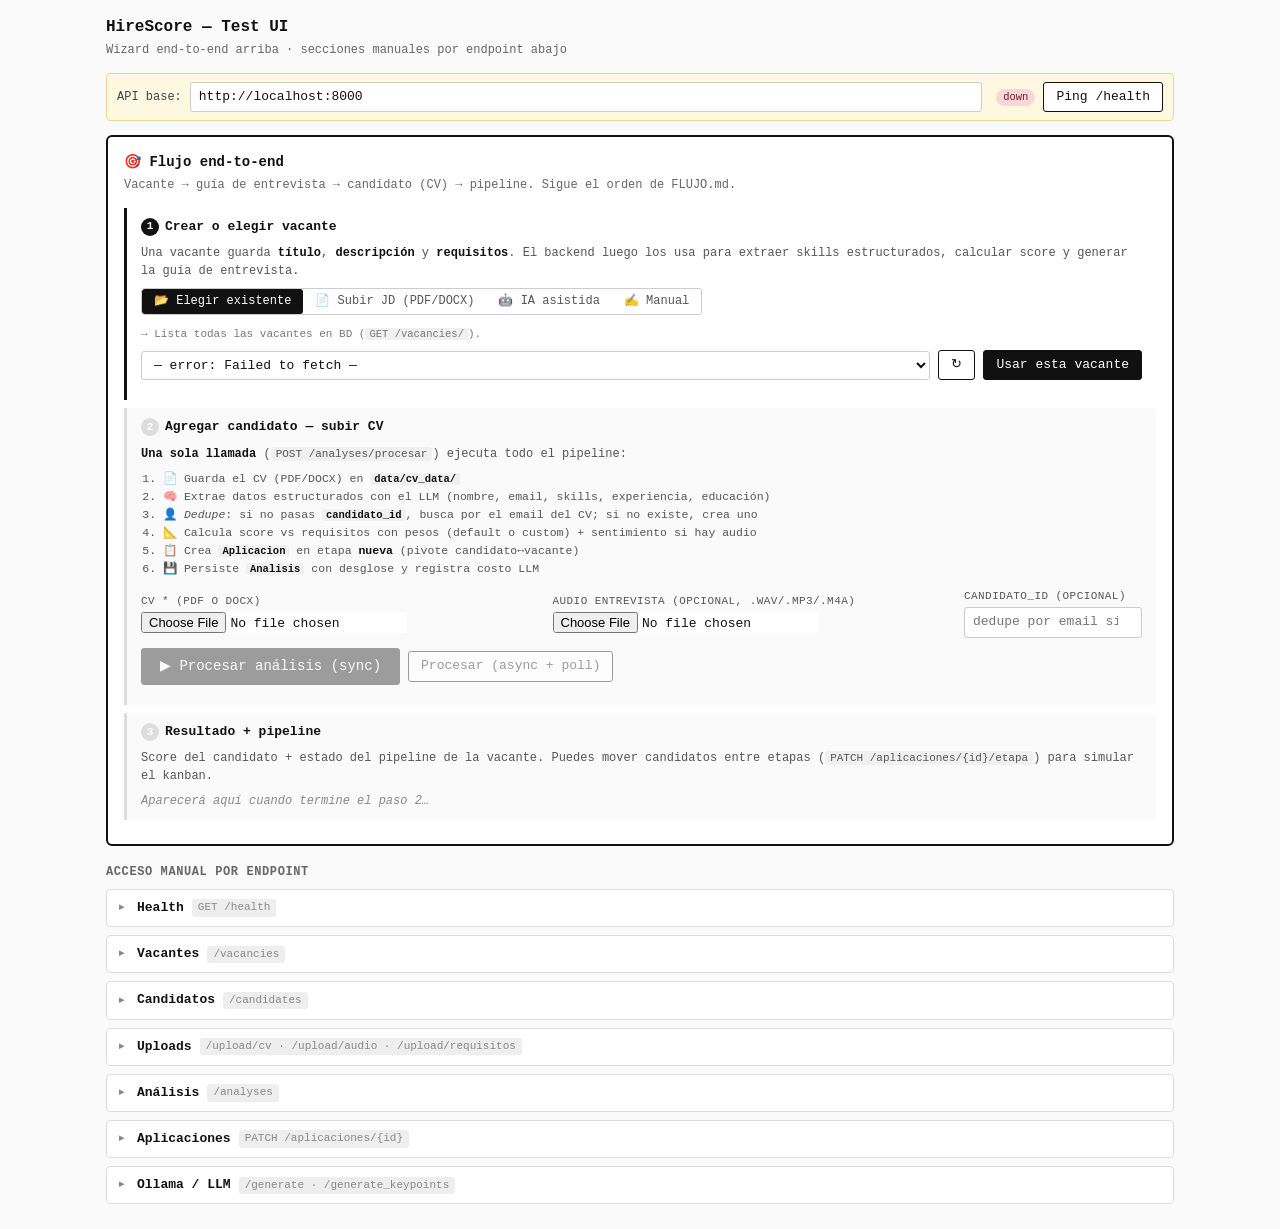
<file: dashboard/test/index.html>
<!DOCTYPE html>
<html lang="es">
<head>
<meta charset="UTF-8" />
<meta name="viewport" content="width=device-width, initial-scale=1.0" />
<title>HireScore — Test UI</title>
<style>
  *, *::before, *::after { box-sizing: border-box; margin: 0; padding: 0; }
  body {
    font: 13px/1.4 ui-monospace, "SF Mono", Menlo, Consolas, monospace;
    background: #fafafa;
    color: #111;
    padding: 16px;
    max-width: 1100px;
    margin: 0 auto;
  }
  h1 { font-size: 16px; margin-bottom: 4px; font-weight: 700; }
  .sub { color: #666; font-size: 12px; margin-bottom: 14px; }
  .row { display: flex; gap: 8px; align-items: center; margin-bottom: 10px; flex-wrap: wrap; }
  .row > input[type="text"], .row > input[type="email"], .row > input[type="number"] { flex: 1; min-width: 140px; }

  details {
    background: #fff;
    border: 1px solid #ddd;
    border-radius: 4px;
    margin-bottom: 8px;
  }
  details[open] { box-shadow: 0 1px 3px rgba(0,0,0,0.04); }
  summary {
    padding: 9px 12px;
    cursor: pointer;
    user-select: none;
    font-weight: 600;
    list-style: none;
    display: flex;
    align-items: center;
    gap: 8px;
  }
  summary::-webkit-details-marker { display: none; }
  summary::before { content: "▸"; color: #888; font-size: 10px; width: 10px; }
  details[open] > summary::before { content: "▾"; }
  summary .tag { font-weight: 400; font-size: 11px; color: #888; background: #eee; padding: 1px 6px; border-radius: 3px; }
  .body { padding: 12px; border-top: 1px solid #eee; }

  label { font-size: 11px; color: #555; display: block; margin-bottom: 3px; text-transform: uppercase; letter-spacing: 0.04em; }
  input, textarea, select, button {
    font: inherit;
    padding: 5px 8px;
    border: 1px solid #ccc;
    border-radius: 3px;
    background: white;
    color: #111;
  }
  textarea { width: 100%; resize: vertical; min-height: 60px; font-size: 12px; }
  input[type="file"] { border: none; padding: 0; }
  select { padding: 5px 8px; }
  button {
    cursor: pointer;
    background: #111;
    color: white;
    border-color: #111;
    padding: 5px 12px;
    font-weight: 500;
  }
  button:hover { background: #333; }
  button:disabled { opacity: 0.4; cursor: not-allowed; }
  button.secondary { background: white; color: #111; }
  button.secondary:hover { background: #f0f0f0; }
  button.danger { background: white; color: #c00; border-color: #c00; }
  button.danger:hover { background: #fff0f0; }
  button.big { padding: 8px 18px; font-size: 14px; }
  .field { margin-bottom: 10px; }
  pre {
    background: #f4f4f4;
    border: 1px solid #e0e0e0;
    border-radius: 3px;
    padding: 10px;
    font-size: 11.5px;
    overflow: auto;
    max-height: 360px;
    white-space: pre-wrap;
    word-break: break-word;
  }
  pre.empty { color: #999; font-style: italic; }
  pre.error { background: #fff0f0; border-color: #f0caca; color: #800; }
  pre.ok { background: #f8fdf8; border-color: #c8e0c8; }
  table { width: 100%; border-collapse: collapse; font-size: 12px; margin-top: 8px; }
  th, td { text-align: left; padding: 5px 8px; border-bottom: 1px solid #eee; }
  th { font-weight: 600; background: #f8f8f8; }
  .grid-2 { display: grid; grid-template-columns: 1fr 1fr; gap: 8px; }

  .pill { display: inline-block; padding: 1px 7px; border-radius: 100px; font-size: 10.5px; }
  .pill.ok { background: #d4edda; color: #155724; }
  .pill.warn { background: #fff3cd; color: #856404; }
  .pill.bad { background: #f8d7da; color: #721c24; }
  #health { display: inline-block; margin-left: 6px; }
  .ms { font-size: 11px; color: #666; }
  .ms.ok { color: #155724; }
  .ms.err { color: #721c24; }
  hr { border: none; border-top: 1px dashed #ddd; margin: 12px 0; }

  .api-config {
    background: #fff8e0;
    border: 1px solid #f0d68a;
    padding: 8px 10px;
    border-radius: 4px;
    margin-bottom: 14px;
    display: flex;
    gap: 8px;
    align-items: center;
  }
  .api-config label { margin: 0; text-transform: none; letter-spacing: 0; font-size: 12px; color: #444; }
  .api-config input { flex: 1; }

  /* ── Wizard ── */
  .wizard {
    background: white;
    border: 2px solid #111;
    border-radius: 6px;
    padding: 16px;
    margin-bottom: 18px;
  }
  .wizard h2 { font-size: 14px; margin-bottom: 4px; font-weight: 700; }
  .wizard .sub { color: #666; font-size: 12px; margin-bottom: 14px; }
  .step {
    border-left: 3px solid #ddd;
    padding: 10px 14px;
    margin-bottom: 8px;
    background: #fafafa;
    border-radius: 0 4px 4px 0;
  }
  .step.active { border-left-color: #111; background: white; }
  .step.done { border-left-color: #28a745; }
  .step-title {
    font-weight: 600;
    font-size: 13px;
    display: flex;
    align-items: center;
    gap: 6px;
    margin-bottom: 8px;
  }
  .step-title .num {
    width: 18px; height: 18px;
    border-radius: 50%;
    background: #ddd; color: white;
    font-size: 11px; font-weight: 700;
    display: inline-flex; align-items: center; justify-content: center;
  }
  .step.active .step-title .num { background: #111; }
  .step.done .step-title .num { background: #28a745; }
  .step.done .step-title .num::before { content: "✓"; }
  .step.done .step-title .num { font-size: 0; }
  .step.done .step-title .num::before { font-size: 11px; }

  .picked {
    display: inline-flex; align-items: center; gap: 6px;
    padding: 3px 9px; border-radius: 100px;
    background: #e8f5e8; color: #1e5a1e; font-size: 11.5px; font-weight: 600;
    margin-left: 6px;
  }
  .toggle {
    display: inline-flex; gap: 0; margin-bottom: 8px;
    border: 1px solid #ccc; border-radius: 3px; overflow: hidden;
  }
  .toggle button {
    background: white; color: #555; border: none; padding: 4px 12px;
    font-size: 12px; font-weight: 500;
  }
  .toggle button.active { background: #111; color: white; }
  .score-box {
    display: flex; align-items: center; gap: 14px;
    margin-bottom: 12px; padding: 12px;
    background: #f8fdf8; border: 1px solid #c8e0c8; border-radius: 4px;
  }
  .score-num {
    font-size: 36px; font-weight: 800; line-height: 1; color: #155724;
    font-variant-numeric: tabular-nums;
  }
  .score-num.warn { color: #856404; }
  .score-num.bad { color: #721c24; }
  .score-meta { font-size: 12px; color: #555; }
  .desglose-table th, .desglose-table td { padding: 4px 8px; font-size: 11.5px; }

  .explain { font-size: 12px; color: #555; margin-bottom: 8px; line-height: 1.5; }
  .explain code { background: #f0f0f0; padding: 1px 5px; border-radius: 3px; font-size: 11px; }
  .explain em { color: #111; font-style: normal; font-weight: 600; }
  .explain strong { color: #111; }
  .explain-sub { font-size: 11px; color: #777; margin: 4px 0 8px; line-height: 1.4; }
  .explain-sub code { background: #f0f0f0; padding: 0 4px; border-radius: 2px; font-size: 10.5px; }
  .explain-sub em { color: #333; font-style: italic; }
  .pipeline-list { margin: 0 0 12px 22px; font-size: 11.5px; color: #555; }
  .pipeline-list li { margin: 2px 0; }
  .pipeline-list code, .pipeline-list strong { color: #111; font-weight: 600; }
  .pipeline-list code { background: #f0f0f0; padding: 0 4px; border-radius: 2px; font-size: 10.5px; }

  .draft-box {
    margin-top: 10px;
    padding: 10px 12px;
    background: #f0f7ff;
    border: 1px solid #cce0ff;
    border-radius: 4px;
  }
  .draft-title { font-weight: 600; font-size: 12px; color: #1a4480; margin-bottom: 6px; }

  .guia-card {
    background: #fcfcfc; border: 1px solid #e0e0e0; border-left: 3px solid #6366f1;
    padding: 8px 10px; margin-bottom: 6px; border-radius: 3px;
  }
  .guia-card .q { font-weight: 600; font-size: 12.5px; color: #111; }
  .guia-card .meta { font-size: 10.5px; color: #888; margin-top: 3px; }
  .guia-card .obj { font-size: 11.5px; color: #555; font-style: italic; margin-top: 3px; }

  .pipeline-cols {
    display: grid; grid-template-columns: repeat(auto-fit, minmax(170px, 1fr));
    gap: 8px;
  }
  .pipe-col {
    background: #f8f8f8; border: 1px solid #e0e0e0; border-radius: 4px;
    padding: 8px; min-height: 80px;
  }
  .pipe-col h4 {
    font-size: 11px; text-transform: uppercase; letter-spacing: 0.05em;
    color: #666; font-weight: 700; margin-bottom: 6px;
    display: flex; justify-content: space-between;
  }
  .pipe-col h4 .count {
    background: #e0e0e0; color: #333; padding: 1px 7px; border-radius: 100px;
    font-size: 10px; font-weight: 700;
  }
  .pipe-card {
    background: white; border: 1px solid #d0d0d0; border-radius: 3px;
    padding: 6px 8px; margin-bottom: 5px; font-size: 11.5px;
  }
  .pipe-card .name { font-weight: 600; color: #111; }
  .pipe-card .row2 { display: flex; justify-content: space-between; align-items: center; margin-top: 4px; gap: 4px; }
  .pipe-card select { font-size: 10.5px; padding: 1px 3px; flex: 1; }
  .pipe-card .sc { font-variant-numeric: tabular-nums; font-weight: 700; }
  .pipe-card .sc.ok { color: #28a745; }
  .pipe-card .sc.warn { color: #b87a00; }
  .pipe-card .sc.bad { color: #c00; }
</style>
</head>
<body>

<h1>HireScore — Test UI</h1>
<div class="sub">Wizard end-to-end arriba · secciones manuales por endpoint abajo</div>

<div class="api-config">
  <label for="apiBase">API base:</label>
  <input id="apiBase" type="text" value="http://localhost:8000" />
  <span id="health" class="pill warn">desconocido</span>
  <button class="secondary" id="btnHealth">Ping /health</button>
</div>

<!-- ════════════════════════════════════════════════════════════════════ -->
<!-- WIZARD END-TO-END                                                    -->
<!-- ════════════════════════════════════════════════════════════════════ -->
<div class="wizard">
  <h2>🎯 Flujo end-to-end</h2>
  <div class="sub">Vacante → guía de entrevista → candidato (CV) → pipeline. Sigue el orden de <code>FLUJO.md</code>.</div>

  <!-- ════════════════════════════════════════════════════════════════════
       PASO 1 — CREAR O ELEGIR VACANTE
       ════════════════════════════════════════════════════════════════════ -->
  <div class="step active" id="step1">
    <div class="step-title">
      <span class="num">1</span> Crear o elegir vacante
      <span id="vacPicked" style="display:none;" class="picked"></span>
    </div>
    <div class="explain">
      Una vacante guarda <em>título</em>, <em>descripción</em> y <em>requisitos</em>.
      El backend luego los usa para extraer skills estructurados, calcular score y generar la guía de entrevista.
    </div>

    <div class="toggle">
      <button class="active" data-mode="existing" data-target="vacMode">📂 Elegir existente</button>
      <button                 data-mode="file"     data-target="vacMode">📄 Subir JD (PDF/DOCX)</button>
      <button                 data-mode="ai"       data-target="vacMode">🤖 IA asistida</button>
      <button                 data-mode="manual"   data-target="vacMode">✍️ Manual</button>
    </div>

    <!-- 1a. Existente -->
    <div id="vacMode_existing">
      <div class="explain-sub">→ Lista todas las vacantes en BD (<code>GET /vacancies/</code>).</div>
      <div class="row">
        <select id="vacSelect" style="flex:1; min-width:200px;">
          <option value="">— cargando vacantes… —</option>
        </select>
        <button class="secondary" id="btnVacReload">↻</button>
        <button id="btnVacPick">Usar esta vacante</button>
      </div>
    </div>

    <!-- 1b. Subir JD -->
    <div id="vacMode_file" style="display:none;">
      <div class="explain-sub">
        → Sube PDF/DOCX con la descripción de la vacante.
        El LLM extrae <em>título</em>, <em>descripción</em> y <em>requisitos</em>
        (<code>POST /vacancies/extraer-desde-archivo</code>).
        Devuelve un borrador editable; nada se guarda todavía.
      </div>
      <div class="row">
        <input id="fileJd" type="file" accept=".pdf,.docx" />
        <button id="btnExtractFile">Extraer del archivo</button>
      </div>
      <div id="draftFile" style="display:none;" class="draft-box">
        <div class="draft-title">📝 Borrador extraído — revisa y edita</div>
        <input id="fileDraftTitulo" type="text" placeholder="Título" style="width:100%; margin-bottom:6px;" />
        <textarea id="fileDraftDesc" placeholder="Descripción" style="margin-bottom:6px;"></textarea>
        <textarea id="fileDraftReq" placeholder="Requisitos"></textarea>
        <div class="row" style="margin-top:6px;">
          <button id="btnSaveFromFile">✓ Crear vacante con este borrador</button>
          <button class="secondary" id="btnDiscardFile">Descartar</button>
        </div>
      </div>
    </div>

    <!-- 1c. IA asistida -->
    <div id="vacMode_ai" style="display:none;">
      <div class="explain-sub">
        → No tienes la JD. Llenas <em>puesto, seniority, stack…</em> y el LLM
        propone una vacante completa (<code>POST /vacancies/generar</code>).
        También devuelve borrador editable; nada se guarda todavía.
      </div>
      <div class="grid-2">
        <div>
          <label>Puesto*</label>
          <input id="aiPuesto" type="text" placeholder="ej: Senior Backend Engineer" />
        </div>
        <div>
          <label>Seniority</label>
          <input id="aiSeniority" type="text" placeholder="junior · mid · senior · lead" />
        </div>
        <div>
          <label>Industria</label>
          <input id="aiIndustria" type="text" placeholder="fintech · ecommerce…" />
        </div>
        <div>
          <label>Stack (coma)</label>
          <input id="aiStack" type="text" placeholder="Python, FastAPI, PostgreSQL, AWS" />
        </div>
      </div>
      <div class="field" style="margin-top:6px;">
        <label>Responsabilidades clave</label>
        <textarea id="aiResp" placeholder="Liderar el desarrollo de la plataforma de pagos…"></textarea>
      </div>
      <div class="field">
        <label>Notas extra (opcional)</label>
        <textarea id="aiNotas" placeholder="Equipo remoto LATAM, on-call rotatorio…"></textarea>
      </div>
      <button id="btnGenAi">🤖 Generar borrador con IA</button>
      <div id="draftAi" style="display:none;" class="draft-box">
        <div class="draft-title">📝 Borrador IA — revisa y edita</div>
        <input id="aiDraftTitulo" type="text" placeholder="Título" style="width:100%; margin-bottom:6px;" />
        <textarea id="aiDraftDesc" placeholder="Descripción" style="margin-bottom:6px;"></textarea>
        <textarea id="aiDraftReq" placeholder="Requisitos"></textarea>
        <div class="row" style="margin-top:6px;">
          <button id="btnSaveFromAi">✓ Crear vacante con este borrador</button>
          <button class="secondary" id="btnDiscardAi">Descartar</button>
        </div>
      </div>
    </div>

    <!-- 1d. Manual -->
    <div id="vacMode_manual" style="display:none;">
      <div class="explain-sub">→ Llenas el formulario tú mismo (<code>POST /vacancies/</code>).</div>
      <input id="newVacTitulo" type="text" placeholder="Título" style="width:100%; margin-bottom:6px;" />
      <textarea id="newVacRequisitos" placeholder="Requisitos (texto libre) — ej: 5+ años Python, FastAPI, PostgreSQL"></textarea>
      <textarea id="newVacDescripcion" placeholder="Descripción (opcional)" style="margin-top:6px;"></textarea>
      <div class="row" style="margin-top:6px;">
        <button id="btnNewVac">Crear vacante</button>
      </div>
    </div>

    <span class="ms" id="vacMs"></span>
    <pre id="vacOut" class="empty" style="display:none;">— sin respuesta —</pre>

    <!-- 1.5 — Guía de entrevista (aparece tras tener vacante) -->
    <div id="guiaPanel" style="display:none; margin-top:14px; padding-top:12px; border-top:1px dashed #ccc;">
      <div class="step-title" style="font-size:12px;">
        <span style="color:#888;">📋</span> Guía de entrevista (opcional pero recomendado por FLUJO.md)
      </div>
      <div class="explain-sub">
        Genera preguntas + criterios de evaluación a partir de los requisitos
        (<code>POST /vacancies/{id}/guia-entrevista</code>). Se reutiliza en la entrevista del candidato.
      </div>
      <div class="row">
        <button id="btnGenGuia">🪄 Generar guía con IA</button>
        <button class="secondary" id="btnGetGuia">Ver guía existente</button>
        <button class="secondary" id="btnNextStep">Continuar al paso 2 →</button>
      </div>
      <div id="guiaOut" style="display:none; margin-top:8px;"></div>
    </div>
  </div>

  <!-- ════════════════════════════════════════════════════════════════════
       PASO 2 — AGREGAR CANDIDATO (CV)
       ════════════════════════════════════════════════════════════════════ -->
  <div class="step" id="step2">
    <div class="step-title">
      <span class="num">2</span> Agregar candidato — subir CV
      <span id="procMs" class="ms"></span>
    </div>
    <div class="explain">
      <strong>Una sola llamada</strong> (<code>POST /analyses/procesar</code>) ejecuta todo el pipeline:
    </div>
    <ol class="pipeline-list">
      <li>📄 Guarda el CV (PDF/DOCX) en <code>data/cv_data/</code></li>
      <li>🧠 Extrae datos estructurados con el LLM (nombre, email, skills, experiencia, educación)</li>
      <li>👤 <em>Dedupe</em>: si no pasas <code>candidato_id</code>, busca por el email del CV; si no existe, crea uno</li>
      <li>📐 Calcula score vs requisitos con pesos (default o custom) + sentimiento si hay audio</li>
      <li>📋 Crea <code>Aplicacion</code> en etapa <strong>nueva</strong> (pivote candidato↔vacante)</li>
      <li>💾 Persiste <code>Analisis</code> con desglose y registra costo LLM</li>
    </ol>
    <div class="row">
      <div style="flex:1; min-width:200px;">
        <label>CV * (PDF o DOCX)</label>
        <input id="wizCv" type="file" accept=".pdf,.docx" />
      </div>
      <div style="flex:1; min-width:200px;">
        <label>Audio entrevista (opcional, .wav/.mp3/.m4a)</label>
        <input id="wizAudio" type="file" accept="audio/*" />
      </div>
      <div style="min-width:160px;">
        <label>candidato_id (opcional)</label>
        <input id="wizCandId" type="number" placeholder="dedupe por email si vacío" />
      </div>
    </div>
    <div class="row">
      <button class="big" id="btnProcesar" disabled>▶ Procesar análisis (sync)</button>
      <button class="secondary" id="btnProcesarAsync" disabled>Procesar (async + poll)</button>
    </div>
    <pre id="procOut" class="empty" style="display:none;">— sin respuesta —</pre>
  </div>

  <!-- ════════════════════════════════════════════════════════════════════
       PASO 3 — RESULTADO + PIPELINE
       ════════════════════════════════════════════════════════════════════ -->
  <div class="step" id="step3">
    <div class="step-title">
      <span class="num">3</span> Resultado + pipeline
      <span id="anaPicked" style="display:none;" class="picked"></span>
    </div>
    <div class="explain">
      Score del candidato + estado del pipeline de la vacante. Puedes mover candidatos entre etapas
      (<code>PATCH /aplicaciones/{id}/etapa</code>) para simular el kanban.
    </div>

    <div id="resultBox">
      <div style="color:#888; font-size:12px; font-style:italic;">Aparecerá aquí cuando termine el paso 2…</div>
    </div>

    <div class="row" id="resultActions" style="display:none; margin-top:8px;">
      <button class="secondary" id="btnExplicacion">📊 Explicación completa</button>
      <button class="secondary" id="btnCosto">💰 Costo del análisis</button>
      <button class="secondary" id="btnRefreshPipe">↻ Refrescar pipeline</button>
    </div>

    <div id="pipelineBox" style="display:none; margin-top:14px;"></div>
    <pre id="extraOut" class="empty" style="display:none;">— sin respuesta —</pre>
  </div>
</div>

<!-- ════════════════════════════════════════════════════════════════════ -->
<!-- SECCIONES MANUALES                                                   -->
<!-- ════════════════════════════════════════════════════════════════════ -->
<div style="font-size:12px; color:#666; margin: 18px 0 8px; text-transform:uppercase; letter-spacing:0.05em; font-weight:600;">Acceso manual por endpoint</div>

<!-- ════════════════════════════════════════════════ -->
<details>
  <summary>Health <span class="tag">GET /health</span></summary>
  <div class="body">
    <button id="btnHealth2">Comprobar</button>
    <span class="ms" id="healthMs"></span>
    <pre id="healthOut" class="empty">— sin respuesta —</pre>
  </div>
</details>

<!-- ════════════════════════════════════════════════ -->
<details>
  <summary>Vacantes <span class="tag">/vacancies</span></summary>
  <div class="body">
    <div class="field">
      <label>Crear vacante (POST /vacancies/)</label>
      <input id="vTitulo" type="text" placeholder="Título" style="width:100%; margin-bottom:6px;" />
      <textarea id="vDescripcion" placeholder="Descripción"></textarea>
      <textarea id="vRequisitos" placeholder="Requisitos (texto libre)" style="margin-top:6px;"></textarea>
      <div class="row" style="margin-top:6px;">
        <button id="btnCreateVac">Crear vacante</button>
        <button class="secondary" id="btnListVac">Listar todas</button>
        <button class="secondary" id="btnVacFromFile">Extraer de archivo (LLM)</button>
        <input id="vFile" type="file" accept=".pdf,.docx,.txt" />
      </div>
      <span class="ms" id="vMs"></span>
      <pre id="vOut" class="empty">— sin respuesta —</pre>
    </div>

    <hr/>

    <div class="field">
      <label>Operaciones por vacante</label>
      <div class="row">
        <input id="vId" type="number" placeholder="vacante_id" style="width:120px;" />
        <button class="secondary" id="btnGetVac">GET detalle</button>
        <button class="secondary" id="btnRanking2">Ranking</button>
        <button class="secondary" id="btnPipeline">Pipeline</button>
        <button class="secondary" id="btnAplicaciones">Aplicaciones</button>
        <button class="secondary" id="btnCostoVac">Costo total</button>
      </div>
      <div class="row" style="margin-top:6px;">
        <input id="vReqText" type="text" placeholder='Requisitos texto (PUT requisitos)' style="flex:1;" />
        <button class="secondary" id="btnPutReq">PUT requisitos</button>
      </div>
      <div class="row" style="margin-top:6px;">
        <input id="vPesosJson" type="text" placeholder='Pesos JSON: {"match_skills_obligatorios":0.3,...}' style="flex:1;" />
        <button class="secondary" id="btnPutPesos">PUT pesos</button>
        <button class="danger" id="btnDelPesos">DELETE pesos</button>
      </div>
      <span class="ms" id="vDetMs"></span>
      <pre id="vDetOut" class="empty">— sin respuesta —</pre>
    </div>
  </div>
</details>

<!-- ════════════════════════════════════════════════ -->
<details>
  <summary>Candidatos <span class="tag">/candidates</span></summary>
  <div class="body">
    <div class="row">
      <input id="cNombre" type="text" placeholder="Nombre" />
      <input id="cEmail" type="email" placeholder="email@dominio.com" />
      <input id="cTel" type="text" placeholder="Tel" style="width:120px;" />
      <button id="btnCreateCand">Crear</button>
      <button class="secondary" id="btnListCand">Listar todos</button>
    </div>
    <span class="ms" id="cMs"></span>
    <pre id="cOut" class="empty">— sin respuesta —</pre>
  </div>
</details>

<!-- ════════════════════════════════════════════════ -->
<details>
  <summary>Uploads <span class="tag">/upload/cv · /upload/audio · /upload/requisitos</span></summary>
  <div class="body">
    <div class="grid-2">
      <div class="field">
        <label>CV (PDF/DOCX)</label>
        <input id="upCv" type="file" accept=".pdf,.docx" />
        <button class="secondary" id="btnUpCv" style="margin-top:6px;">Subir CV</button>
      </div>
      <div class="field">
        <label>Audio entrevista</label>
        <input id="upAudio" type="file" accept="audio/*" />
        <button class="secondary" id="btnUpAudio" style="margin-top:6px;">Subir audio</button>
      </div>
      <div class="field">
        <label>Requisitos (PDF/DOCX/TXT)</label>
        <input id="upReq" type="file" accept=".pdf,.docx,.txt" />
        <button class="secondary" id="btnUpReq" style="margin-top:6px;">Subir requisitos</button>
      </div>
    </div>
    <span class="ms" id="upMs"></span>
    <pre id="upOut" class="empty">— sin respuesta —</pre>
  </div>
</details>

<!-- ════════════════════════════════════════════════ -->
<details>
  <summary>Análisis <span class="tag">/analyses</span></summary>
  <div class="body">
    <div class="row">
      <input id="aVac" type="number" placeholder="vacante_id" style="width:110px;" />
      <input id="aCand" type="number" placeholder="candidato_id (opcional)" style="width:170px;" />
      <input id="aCv" type="file" accept=".pdf,.docx" />
      <input id="aAudio" type="file" accept="audio/*" />
      <button id="btnProcSync">Procesar (sync)</button>
      <button class="secondary" id="btnProcAsync">Procesar (async)</button>
    </div>
    <hr/>
    <div class="row">
      <input id="aId" type="number" placeholder="analisis_id" style="width:120px;" />
      <button class="secondary" id="btnExpl">Explicación</button>
      <button class="secondary" id="btnCostoAna">Costo</button>
      <button class="secondary" id="btnListByVac">Listar por vacante</button>
    </div>
    <span class="ms" id="aMs"></span>
    <pre id="aOut" class="empty">— sin respuesta —</pre>
  </div>
</details>

<!-- ════════════════════════════════════════════════ -->
<details>
  <summary>Aplicaciones <span class="tag">PATCH /aplicaciones/{id}</span></summary>
  <div class="body">
    <div class="row">
      <input id="apId" type="number" placeholder="aplicacion_id" style="width:120px;" />
      <button class="secondary" id="btnApGet">GET</button>
    </div>
    <div class="row">
      <input id="apEtapa" type="text" placeholder="nueva etapa (nueva|en_revision|shortlist|entrevista|entrevista_tecnica|oferta|rechazada)" style="flex:1;" />
      <button class="secondary" id="btnApEtapa">PATCH etapa</button>
    </div>
    <div class="row">
      <input id="apNotas" type="text" placeholder="Notas" />
      <button class="secondary" id="btnApNotas">PATCH notas</button>
    </div>
    <div class="row">
      <input id="apAudio" type="file" accept="audio/*" />
      <button class="secondary" id="btnApAudio">POST audio (evaluación)</button>
    </div>
    <span class="ms" id="apMs"></span>
    <pre id="apOut" class="empty">— sin respuesta —</pre>
  </div>
</details>

<!-- ════════════════════════════════════════════════ -->
<details>
  <summary>Ollama / LLM <span class="tag">/generate · /generate_keypoints</span></summary>
  <div class="body">
    <div class="field">
      <label>Prompt</label>
      <textarea id="lPrompt" placeholder="Escribe un prompt..."></textarea>
      <div class="row" style="margin-top:6px;">
        <button id="btnGenerate">POST /generate</button>
        <button class="secondary" id="btnKeypoints">POST /generate_keypoints</button>
      </div>
    </div>
    <span class="ms" id="lMs"></span>
    <pre id="lOut" class="empty">— sin respuesta —</pre>
  </div>
</details>

<script>
(function(){
  const $ = id => document.getElementById(id);
  const apiBase = () => $('apiBase').value.replace(/\/+$/, '');

  function show(targetId, data, isError) {
    const el = $(targetId);
    el.style.display = '';
    el.className = isError ? 'error' : 'ok';
    if (typeof data === 'string') el.textContent = data;
    else el.textContent = JSON.stringify(data, null, 2);
  }
  function setMs(targetId, ms, isError) {
    const el = $(targetId);
    el.textContent = ms !== null ? `(${ms} ms)` : '';
    el.className = 'ms ' + (isError ? 'err' : 'ok');
  }
  async function call(method, path, opts = {}) {
    const t0 = performance.now();
    try {
      const url = apiBase() + path;
      const init = { method, ...opts };
      if (opts.json) {
        init.headers = { 'Content-Type': 'application/json', ...(init.headers || {}) };
        init.body = JSON.stringify(opts.json);
        delete init.json;
      }
      const r = await fetch(url, init);
      const ms = Math.round(performance.now() - t0);
      const ct = r.headers.get('content-type') || '';
      const body = ct.includes('application/json') ? await r.json() : await r.text();
      return { ok: r.ok, status: r.status, body, ms };
    } catch (e) {
      return { ok: false, status: 0, body: { error: e.message }, ms: Math.round(performance.now() - t0) };
    }
  }
  function runAndShow(promise, outId, msId) {
    promise.then(({ ok, body, ms }) => {
      show(outId, body, !ok);
      setMs(msId, ms, !ok);
    });
  }

  // ── Toggles (genérico: muestra solo el panel que matchea el modo activo) ──
  document.querySelectorAll('.toggle').forEach(group => {
    const target = group.querySelector('button').dataset.target;
    const modes = Array.from(group.querySelectorAll('button')).map(b => b.dataset.mode);
    group.querySelectorAll('button').forEach(btn => {
      btn.onclick = () => {
        group.querySelectorAll('button').forEach(b => b.classList.remove('active'));
        btn.classList.add('active');
        const active = btn.dataset.mode;
        modes.forEach(m => {
          const panel = document.getElementById(target + '_' + m);
          if (panel) panel.style.display = m === active ? '' : 'none';
        });
      };
    });
  });

  // ── Health ──────────────────────────────────────────
  async function ping() {
    const { ok, body, ms } = await call('GET', '/health');
    const pill = $('health');
    if (ok && body.status === 'ok') { pill.textContent = 'ok'; pill.className = 'pill ok'; }
    else if (ok && body.status === 'degradado') { pill.textContent = 'degradado'; pill.className = 'pill warn'; }
    else { pill.textContent = 'down'; pill.className = 'pill bad'; }
    show('healthOut', body, !ok);
    setMs('healthMs', ms, !ok);
  }
  $('btnHealth').onclick = ping;
  $('btnHealth2').onclick = ping;

  // ════════════════════════════════════════════════════════════════════
  // WIZARD STATE
  // ════════════════════════════════════════════════════════════════════
  const state = { vacanteId: null, vacanteTitulo: null, analisisId: null };

  function activateStep(n) {
    [1,2,3].forEach(i => {
      const el = $('step' + i);
      el.classList.remove('active');
      if (i < n) el.classList.add('done');
      else el.classList.remove('done');
    });
    $('step' + n).classList.add('active');
  }
  function markDone(n) {
    $('step' + n).classList.add('done');
    $('step' + n).classList.remove('active');
  }

  // ── Cargar lista de vacantes ───────────────────────
  async function loadVacancies() {
    $('vacSelect').innerHTML = '<option value="">— cargando… —</option>';
    const { ok, body } = await call('GET', '/vacancies/');
    if (!ok) {
      $('vacSelect').innerHTML = `<option value="">— error: ${body.error || body.detail || 'ver consola'} —</option>`;
      return;
    }
    if (!body.length) {
      $('vacSelect').innerHTML = '<option value="">— ninguna vacante — crea una abajo —</option>';
      return;
    }
    $('vacSelect').innerHTML = '<option value="">— elige una vacante —</option>' +
      body.map(v => `<option value="${v.id}" data-titulo="${(v.titulo||'').replace(/"/g,'&quot;')}">#${v.id} · ${v.titulo}</option>`).join('');
  }
  $('btnVacReload').onclick = loadVacancies;

  function setVacante(id, titulo, sourceMsg) {
    state.vacanteId = id;
    state.vacanteTitulo = titulo;
    $('vacPicked').textContent = `✓ ${sourceMsg || 'Vacante'} #${id} · ${titulo}`;
    $('vacPicked').style.display = '';
    $('guiaPanel').style.display = '';
    $('btnProcesar').disabled = false;
    $('btnProcesarAsync').disabled = false;
    $('step1').classList.add('done');
    activateStep(2);
  }

  // 1a. Elegir existente
  $('btnVacPick').onclick = () => {
    const sel = $('vacSelect');
    if (!sel.value) return alert('Selecciona una vacante');
    setVacante(Number(sel.value), sel.options[sel.selectedIndex].dataset.titulo, 'Vacante');
  };

  // 1b. Extraer de archivo (PDF/DOCX)
  $('btnExtractFile').onclick = async () => {
    const f = $('fileJd').files[0];
    if (!f) return alert('Sube un archivo PDF/DOCX');
    const fd = new FormData(); fd.append('file', f);
    setMs('vacMs', null, false);
    $('btnExtractFile').disabled = true;
    $('btnExtractFile').textContent = 'Extrayendo con LLM…';
    const { ok, body, ms } = await call('POST', '/vacancies/extraer-desde-archivo', { body: fd });
    $('btnExtractFile').disabled = false;
    $('btnExtractFile').textContent = 'Extraer del archivo';
    setMs('vacMs', ms, !ok);
    if (!ok) { show('vacOut', body, true); return; }
    $('fileDraftTitulo').value = body.titulo || '';
    $('fileDraftDesc').value = body.descripcion || '';
    $('fileDraftReq').value = body.requisitos_texto || '';
    $('draftFile').style.display = '';
  };
  $('btnDiscardFile').onclick = () => { $('draftFile').style.display = 'none'; };
  $('btnSaveFromFile').onclick = async () => {
    const titulo = $('fileDraftTitulo').value.trim();
    if (!titulo) return alert('Título requerido');
    const { ok, body, ms } = await call('POST', '/vacancies/', {
      json: {
        titulo,
        descripcion: $('fileDraftDesc').value || null,
        requisitos_texto: $('fileDraftReq').value || null,
      }
    });
    setMs('vacMs', ms, !ok);
    if (!ok) { show('vacOut', body, true); return; }
    setVacante(body.id, body.titulo, 'Creada desde archivo');
    loadVacancies();
  };

  // 1c. IA asistida (generar)
  $('btnGenAi').onclick = async () => {
    const puesto = $('aiPuesto').value.trim();
    if (!puesto) return alert('Puesto es requerido');
    const stack = $('aiStack').value.split(',').map(s => s.trim()).filter(Boolean);
    setMs('vacMs', null, false);
    $('btnGenAi').disabled = true;
    $('btnGenAi').textContent = '🤖 Generando con LLM… (puede tardar 30-60s)';
    const { ok, body, ms } = await call('POST', '/vacancies/generar', { json: {
      puesto,
      seniority: $('aiSeniority').value || null,
      industria: $('aiIndustria').value || null,
      stack,
      responsabilidades: $('aiResp').value || null,
      notas: $('aiNotas').value || null,
    }});
    $('btnGenAi').disabled = false;
    $('btnGenAi').textContent = '🤖 Generar borrador con IA';
    setMs('vacMs', ms, !ok);
    if (!ok) { show('vacOut', body, true); return; }
    $('aiDraftTitulo').value = body.titulo || puesto;
    $('aiDraftDesc').value = body.descripcion || '';
    $('aiDraftReq').value = body.requisitos_texto || '';
    $('draftAi').style.display = '';
  };
  $('btnDiscardAi').onclick = () => { $('draftAi').style.display = 'none'; };
  $('btnSaveFromAi').onclick = async () => {
    const titulo = $('aiDraftTitulo').value.trim();
    if (!titulo) return alert('Título requerido');
    const { ok, body, ms } = await call('POST', '/vacancies/', {
      json: {
        titulo,
        descripcion: $('aiDraftDesc').value || null,
        requisitos_texto: $('aiDraftReq').value || null,
      }
    });
    setMs('vacMs', ms, !ok);
    if (!ok) { show('vacOut', body, true); return; }
    setVacante(body.id, body.titulo, 'Creada con IA');
    loadVacancies();
  };

  // 1d. Manual
  $('btnNewVac').onclick = async () => {
    const titulo = $('newVacTitulo').value.trim();
    if (!titulo) return alert('Título requerido');
    const { ok, body, ms } = await call('POST', '/vacancies/', {
      json: {
        titulo,
        descripcion: $('newVacDescripcion').value || null,
        requisitos_texto: $('newVacRequisitos').value || null,
      }
    });
    setMs('vacMs', ms, !ok);
    if (!ok) { show('vacOut', body, true); return; }
    setVacante(body.id, body.titulo, 'Creada manual');
    loadVacancies();
  };

  // ── Guía de entrevista ──────────────────────────────
  function renderGuia(g) {
    if (!g || !g.preguntas) { $('guiaOut').innerHTML = '<div style="color:#888; font-style:italic;">Sin preguntas.</div>'; $('guiaOut').style.display = ''; return; }
    const preg = g.preguntas.map(p => `
      <div class="guia-card">
        <div class="q">${p.pregunta}</div>
        <div class="meta">
          ${p.tipo ? `<span style="background:#e7e7ff; color:#4a4ad2; padding:0 5px; border-radius:2px;">${p.tipo}</span>` : ''}
          ${p.skill_relacionada ? `· skill: <strong>${p.skill_relacionada}</strong>` : ''}
        </div>
        ${p.objetivo ? `<div class="obj">↳ ${p.objetivo}</div>` : ''}
      </div>
    `).join('');
    const crit = (g.criterios_evaluacion || []).map(c => `<li>${c}</li>`).join('');
    const sen  = (g.senales_de_alerta || []).map(s => `<li>${s}</li>`).join('');
    $('guiaOut').innerHTML = `
      <div style="display:grid; grid-template-columns: 1.5fr 1fr; gap: 10px;">
        <div>
          <div style="font-weight:600; font-size:12px; margin-bottom:5px;">Preguntas (${g.preguntas.length})</div>
          <div style="max-height:300px; overflow:auto; padding-right:4px;">${preg}</div>
        </div>
        <div>
          ${crit ? `<div style="font-weight:600; font-size:12px; margin-bottom:5px;">✅ Criterios de evaluación</div><ul style="font-size:11.5px; color:#444; padding-left:18px;">${crit}</ul>` : ''}
          ${sen ? `<div style="font-weight:600; font-size:12px; margin: 8px 0 5px;">⚠️ Señales de alerta</div><ul style="font-size:11.5px; color:#900; padding-left:18px;">${sen}</ul>` : ''}
        </div>
      </div>
      <div style="font-size:10.5px; color:#888; margin-top:6px;">generada ${g.generada_en}</div>
    `;
    $('guiaOut').style.display = '';
  }
  $('btnGenGuia').onclick = async () => {
    if (!state.vacanteId) return alert('Primero elige/crea una vacante');
    $('btnGenGuia').disabled = true;
    $('btnGenGuia').textContent = '🪄 Generando guía con LLM…';
    const { ok, body } = await call('POST', `/vacancies/${state.vacanteId}/guia-entrevista`);
    $('btnGenGuia').disabled = false;
    $('btnGenGuia').textContent = '🪄 Generar guía con IA';
    if (!ok) { show('vacOut', body, true); return; }
    renderGuia(body);
  };
  $('btnGetGuia').onclick = async () => {
    if (!state.vacanteId) return alert('Primero elige/crea una vacante');
    const { ok, body } = await call('GET', `/vacancies/${state.vacanteId}/guia-entrevista`);
    if (!ok) { $('guiaOut').innerHTML = `<div style="color:#900;">${body.detail || JSON.stringify(body)}</div>`; $('guiaOut').style.display = ''; return; }
    renderGuia(body);
  };
  $('btnNextStep').onclick = () => {
    document.getElementById('step2').scrollIntoView({ behavior: 'smooth', block: 'center' });
  };

  // ── Procesar análisis ───────────────────────────────
  function buildProcesarForm() {
    const cv = $('wizCv').files[0];
    if (!cv) { alert('Selecciona un CV'); return null; }
    const fd = new FormData();
    fd.append('cv_file', cv);
    const audio = $('wizAudio').files[0];
    if (audio) fd.append('audio_file', audio);
    const cand = $('wizCandId').value;
    if (cand) fd.append('candidato_id', cand);
    fd.append('vacante_id', state.vacanteId);
    return fd;
  }

  function scoreClass(s) { return s >= 75 ? 'ok' : s >= 60 ? 'warn' : 'bad'; }

  function renderResultado(body) {
    state.analisisId = body.analisis.id;
    $('anaPicked').textContent = `✓ Análisis #${body.analisis.id} · App #${body.aplicacion.id} · ${body.candidato_creado ? 'candidato CREADO' : 'candidato REUSADO'}`;
    $('anaPicked').style.display = '';
    const score = body.analisis.puntaje_total;
    const desglose = body.analisis.desglose || [];
    const rows = desglose.map(d => `
      <tr>
        <td>${d.categoria}</td>
        <td style="text-align:right; font-variant-numeric: tabular-nums;">${d.puntaje}</td>
        <td style="text-align:right; font-variant-numeric: tabular-nums;">${d.peso ?? '—'}</td>
        <td style="text-align:right; font-variant-numeric: tabular-nums;">${d.contribucion ?? '—'}</td>
        <td style="color:#555;">${d.comentario || ''}</td>
      </tr>`).join('');
    $('resultBox').innerHTML = `
      <div class="score-box">
        <div class="score-num ${scoreClass(score) === 'ok' ? '' : scoreClass(score)}">${score}</div>
        <div class="score-meta">
          <div><strong>candidato_id:</strong> ${body.analisis.candidato_id} ${body.candidato_creado ? '<span class="pill ok">creado</span>' : '<span class="pill">reusado</span>'}</div>
          <div><strong>aplicacion_id:</strong> ${body.aplicacion.id} · etapa: <strong>${body.aplicacion.etapa}</strong></div>
          <div><strong>analisis_id:</strong> ${body.analisis.id} · ${body.analisis.analizado_en}</div>
          ${body.analisis.sentimiento_compound !== null && body.analisis.sentimiento_compound !== undefined ? `<div><strong>sentimiento:</strong> ${body.analisis.sentimiento_compound}</div>` : ''}
        </div>
      </div>
      ${desglose.length ? `
        <table class="desglose-table">
          <thead><tr><th>Categoría</th><th style="text-align:right;">Puntaje</th><th style="text-align:right;">Peso</th><th style="text-align:right;">Contribución</th><th>Comentario</th></tr></thead>
          <tbody>${rows}</tbody>
        </table>
      ` : ''}
    `;
    $('resultActions').style.display = '';
    markDone(2);
    markDone(3);
    refreshPipeline();
  }

  const ETAPAS = ['nueva','en_revision','shortlist','entrevista','entrevista_tecnica','oferta','rechazada'];

  async function refreshPipeline() {
    if (!state.vacanteId) return;
    const [pipe, apps] = await Promise.all([
      call('GET', `/vacancies/${state.vacanteId}/pipeline`),
      call('GET', `/vacancies/${state.vacanteId}/aplicaciones`),
    ]);
    if (!pipe.ok || !apps.ok) {
      $('pipelineBox').innerHTML = `<div style="color:#900;">Error cargando pipeline: ${JSON.stringify(pipe.body || apps.body)}</div>`;
      $('pipelineBox').style.display = '';
      return;
    }
    const counts = pipe.body.counts || {};
    const total = pipe.body.total || 0;
    const byEtapa = {};
    ETAPAS.forEach(e => byEtapa[e] = []);
    (apps.body || []).forEach(a => {
      if (!byEtapa[a.etapa]) byEtapa[a.etapa] = [];
      byEtapa[a.etapa].push(a);
    });

    const cols = ETAPAS.map(e => {
      const items = byEtapa[e] || [];
      const cards = items.map(a => {
        const sc = a.puntaje_total;
        const scHtml = sc != null ? `<span class="sc ${scoreClass(sc)}">${sc}</span>` : `<span style="color:#aaa;">—</span>`;
        const opts = ETAPAS.map(et => `<option value="${et}" ${et === a.etapa ? 'selected' : ''}>${et}</option>`).join('');
        return `
          <div class="pipe-card" data-app="${a.aplicacion_id}">
            <div class="name">${a.candidato_nombre}</div>
            <div style="font-size:10.5px; color:#777;">${a.candidato_email || ''}</div>
            <div class="row2">
              <select data-app-etapa="${a.aplicacion_id}">${opts}</select>
              ${scHtml}
            </div>
          </div>
        `;
      }).join('');
      return `
        <div class="pipe-col">
          <h4>${e.replace('_',' ')} <span class="count">${counts[e] || 0}</span></h4>
          ${cards || '<div style="font-size:10.5px; color:#aaa; font-style:italic;">vacío</div>'}
        </div>
      `;
    }).join('');

    $('pipelineBox').innerHTML = `
      <div style="display:flex; justify-content:space-between; align-items:baseline; margin-bottom:6px;">
        <div style="font-weight:600; font-size:12px;">Pipeline · ${total} aplicaciones</div>
        <div style="font-size:11px; color:#777;">cambia la etapa en el select para moverlo</div>
      </div>
      <div class="pipeline-cols">${cols}</div>
    `;
    $('pipelineBox').style.display = '';

    // bind selects
    document.querySelectorAll('select[data-app-etapa]').forEach(sel => {
      sel.onchange = async () => {
        const appId = sel.dataset.appEtapa;
        const etapa = sel.value;
        sel.disabled = true;
        const { ok, body } = await call('PATCH', `/aplicaciones/${appId}/etapa`, { json: { etapa } });
        sel.disabled = false;
        if (!ok) { alert('Error: ' + JSON.stringify(body)); return; }
        refreshPipeline();
      };
    });
  }

  $('btnProcesar').onclick = async () => {
    const fd = buildProcesarForm();
    if (!fd) return;
    $('btnProcesar').disabled = true;
    show('procOut', { _status: 'Procesando… esto puede tardar 20-60s dependiendo del LLM' }, false);
    const { ok, body, ms } = await call('POST', '/analyses/procesar', { body: fd });
    setMs('procMs', ms, !ok);
    $('btnProcesar').disabled = false;
    if (!ok) { show('procOut', body, true); return; }
    show('procOut', body, false);
    renderResultado(body);
    activateStep(3);
  };

  $('btnProcesarAsync').onclick = async () => {
    const fd = buildProcesarForm();
    if (!fd) return;
    $('btnProcesarAsync').disabled = true;
    show('procOut', { _status: 'Encolando…' }, false);
    const { ok, body, ms } = await call('POST', '/analyses/procesar-async', { body: fd });
    setMs('procMs', ms, !ok);
    if (!ok) { show('procOut', body, true); $('btnProcesarAsync').disabled = false; return; }
    const jobId = body.job_id;
    show('procOut', { ...body, _info: 'Polling cada 1s…' }, false);
    let attempts = 0;
    const tick = async () => {
      attempts++;
      const r = await call('GET', `/analyses/job/${jobId}`);
      show('procOut', { intentos: attempts, ...r.body }, !r.ok);
      setMs('procMs', r.ms, !r.ok);
      if (r.ok && r.body.status === 'completado' && r.body.resultado) {
        $('btnProcesarAsync').disabled = false;
        renderResultado({
          aplicacion: { id: r.body.resultado.aplicacion_id, etapa: '—' },
          analisis: r.body.resultado,
          candidato_creado: false,
        });
        activateStep(3);
        return;
      }
      if (r.ok && r.body.status === 'error') {
        $('btnProcesarAsync').disabled = false;
        return;
      }
      if (attempts < 120) setTimeout(tick, 1000);
      else $('btnProcesarAsync').disabled = false;
    };
    setTimeout(tick, 1000);
  };

  $('btnExplicacion').onclick = () => {
    if (!state.analisisId) return;
    runAndShow(call('GET', `/analyses/${state.analisisId}/explicacion`), 'extraOut', 'procMs');
  };
  $('btnCosto').onclick = () => {
    if (!state.analisisId) return;
    runAndShow(call('GET', `/analyses/${state.analisisId}/costo`), 'extraOut', 'procMs');
  };
  $('btnRefreshPipe').onclick = refreshPipeline;

  // ════════════════════════════════════════════════════════════════════
  // SECCIONES MANUALES
  // ════════════════════════════════════════════════════════════════════

  // ── Vacantes manual ─────────────────────────────────
  $('btnCreateVac').onclick = () => runAndShow(
    call('POST', '/vacancies/', { json: {
      titulo: $('vTitulo').value || 'Sin título',
      descripcion: $('vDescripcion').value || null,
      requisitos_texto: $('vRequisitos').value || null,
    }}), 'vOut', 'vMs');
  $('btnListVac').onclick = () => runAndShow(call('GET', '/vacancies/'), 'vOut', 'vMs');
  $('btnVacFromFile').onclick = async () => {
    const f = $('vFile').files[0];
    if (!f) return alert('Selecciona un archivo');
    const fd = new FormData(); fd.append('file', f);
    runAndShow(call('POST', '/vacancies/extraer-desde-archivo', { body: fd }), 'vOut', 'vMs');
  };
  function vid() { const v = $('vId').value; if (!v) { alert('vacante_id'); throw new Error(); } return v; }
  $('btnGetVac').onclick = () => runAndShow(call('GET', `/vacancies/${vid()}`), 'vDetOut', 'vDetMs');
  $('btnRanking2').onclick = () => runAndShow(call('GET', `/vacancies/${vid()}/ranking`), 'vDetOut', 'vDetMs');
  $('btnPipeline').onclick = () => runAndShow(call('GET', `/vacancies/${vid()}/pipeline`), 'vDetOut', 'vDetMs');
  $('btnAplicaciones').onclick = () => runAndShow(call('GET', `/vacancies/${vid()}/aplicaciones`), 'vDetOut', 'vDetMs');
  $('btnCostoVac').onclick = () => runAndShow(call('GET', `/vacancies/${vid()}/costo-total`), 'vDetOut', 'vDetMs');
  $('btnPutReq').onclick = () => runAndShow(call('PUT', `/vacancies/${vid()}/requisitos`, { json: { requisitos_texto: $('vReqText').value } }), 'vDetOut', 'vDetMs');
  $('btnPutPesos').onclick = () => {
    let pesos; try { pesos = JSON.parse($('vPesosJson').value); } catch (e) { return alert('JSON inválido'); }
    runAndShow(call('PUT', `/vacancies/${vid()}/pesos`, { json: pesos }), 'vDetOut', 'vDetMs');
  };
  $('btnDelPesos').onclick = () => {
    if (!confirm('¿Borrar pesos custom?')) return;
    runAndShow(call('DELETE', `/vacancies/${vid()}/pesos`), 'vDetOut', 'vDetMs');
  };

  // ── Candidatos manual ───────────────────────────────
  $('btnCreateCand').onclick = () => runAndShow(
    call('POST', '/candidates/', { json: {
      nombre: $('cNombre').value || 'Sin nombre',
      email: $('cEmail').value || null,
      telefono: $('cTel').value || null,
    }}), 'cOut', 'cMs');
  $('btnListCand').onclick = () => runAndShow(call('GET', '/candidates/'), 'cOut', 'cMs');

  // ── Uploads manual ──────────────────────────────────
  function upload(inputId, path) {
    const f = $(inputId).files[0];
    if (!f) return alert('Selecciona un archivo');
    const fd = new FormData(); fd.append('file', f);
    runAndShow(call('POST', path, { body: fd }), 'upOut', 'upMs');
  }
  $('btnUpCv').onclick    = () => upload('upCv',    '/upload/cv');
  $('btnUpAudio').onclick = () => upload('upAudio', '/upload/audio');
  $('btnUpReq').onclick   = () => upload('upReq',   '/upload/requisitos');

  // ── Análisis manual ─────────────────────────────────
  function buildAnaForm() {
    const cv = $('aCv').files[0];
    if (!cv) { alert('CV requerido'); return null; }
    const vac = $('aVac').value;
    if (!vac) { alert('vacante_id requerido'); return null; }
    const fd = new FormData();
    fd.append('cv_file', cv);
    fd.append('vacante_id', vac);
    const audio = $('aAudio').files[0];
    if (audio) fd.append('audio_file', audio);
    const cand = $('aCand').value;
    if (cand) fd.append('candidato_id', cand);
    return fd;
  }
  $('btnProcSync').onclick = () => {
    const fd = buildAnaForm(); if (!fd) return;
    runAndShow(call('POST', '/analyses/procesar', { body: fd }), 'aOut', 'aMs');
  };
  $('btnProcAsync').onclick = async () => {
    const fd = buildAnaForm(); if (!fd) return;
    const { ok, body, ms } = await call('POST', '/analyses/procesar-async', { body: fd });
    if (!ok) { show('aOut', body, true); setMs('aMs', ms, true); return; }
    show('aOut', { ...body, _info: 'Polling…' }, false);
    setMs('aMs', ms, false);
    const jobId = body.job_id;
    let attempts = 0;
    const tick = async () => {
      attempts++;
      const r = await call('GET', `/analyses/job/${jobId}`);
      show('aOut', { intentos: attempts, ...r.body }, !r.ok);
      setMs('aMs', r.ms, !r.ok);
      if (r.ok && (r.body.status === 'completado' || r.body.status === 'error')) return;
      if (attempts < 120) setTimeout(tick, 1000);
    };
    setTimeout(tick, 1000);
  };
  $('btnExpl').onclick = () => runAndShow(call('GET', `/analyses/${$('aId').value}/explicacion`), 'aOut', 'aMs');
  $('btnCostoAna').onclick = () => runAndShow(call('GET', `/analyses/${$('aId').value}/costo`), 'aOut', 'aMs');
  $('btnListByVac').onclick = () => runAndShow(call('GET', `/analyses/vacante/${$('aVac').value}`), 'aOut', 'aMs');

  // ── Aplicaciones manual ─────────────────────────────
  function apid() { const v = $('apId').value; if (!v) { alert('aplicacion_id'); throw new Error(); } return v; }
  $('btnApGet').onclick   = () => runAndShow(call('GET',   `/aplicaciones/${apid()}`), 'apOut', 'apMs');
  $('btnApEtapa').onclick = () => runAndShow(call('PATCH', `/aplicaciones/${apid()}/etapa`, { json: { etapa: $('apEtapa').value } }), 'apOut', 'apMs');
  $('btnApNotas').onclick = () => runAndShow(call('PATCH', `/aplicaciones/${apid()}/notas`, { json: { notas: $('apNotas').value } }), 'apOut', 'apMs');
  $('btnApAudio').onclick = () => {
    const f = $('apAudio').files[0];
    if (!f) return alert('audio requerido');
    const fd = new FormData(); fd.append('audio_file', f);
    runAndShow(call('POST', `/aplicaciones/${apid()}/audio`, { body: fd }), 'apOut', 'apMs');
  };

  // ── Ollama manual ───────────────────────────────────
  $('btnGenerate').onclick = () => runAndShow(call('POST', '/generate', { json: { prompt: $('lPrompt').value } }), 'lOut', 'lMs');
  $('btnKeypoints').onclick = () => runAndShow(call('POST', '/generate_keypoints', { json: {} }), 'lOut', 'lMs');

  // ── Init ────────────────────────────────────────────
  ping();
  loadVacancies();
})();
</script>

</body>
</html>
</file>
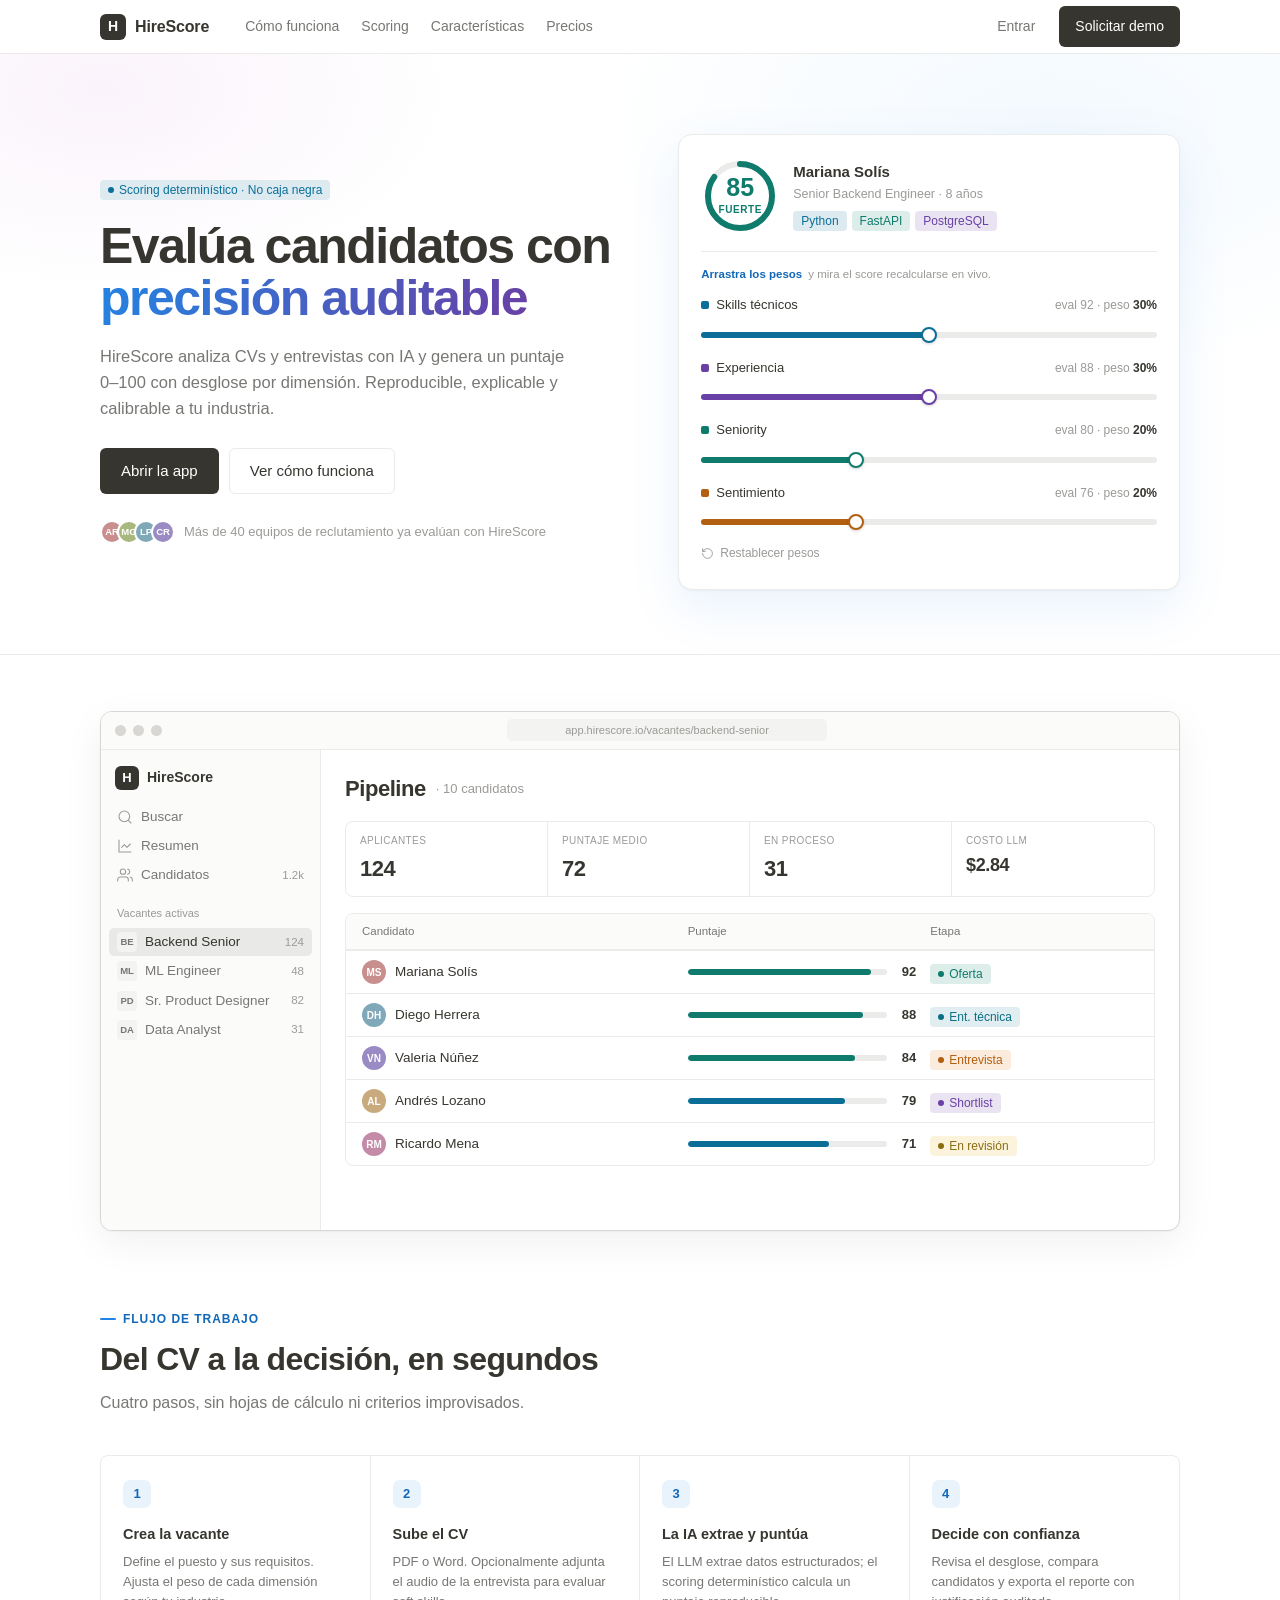
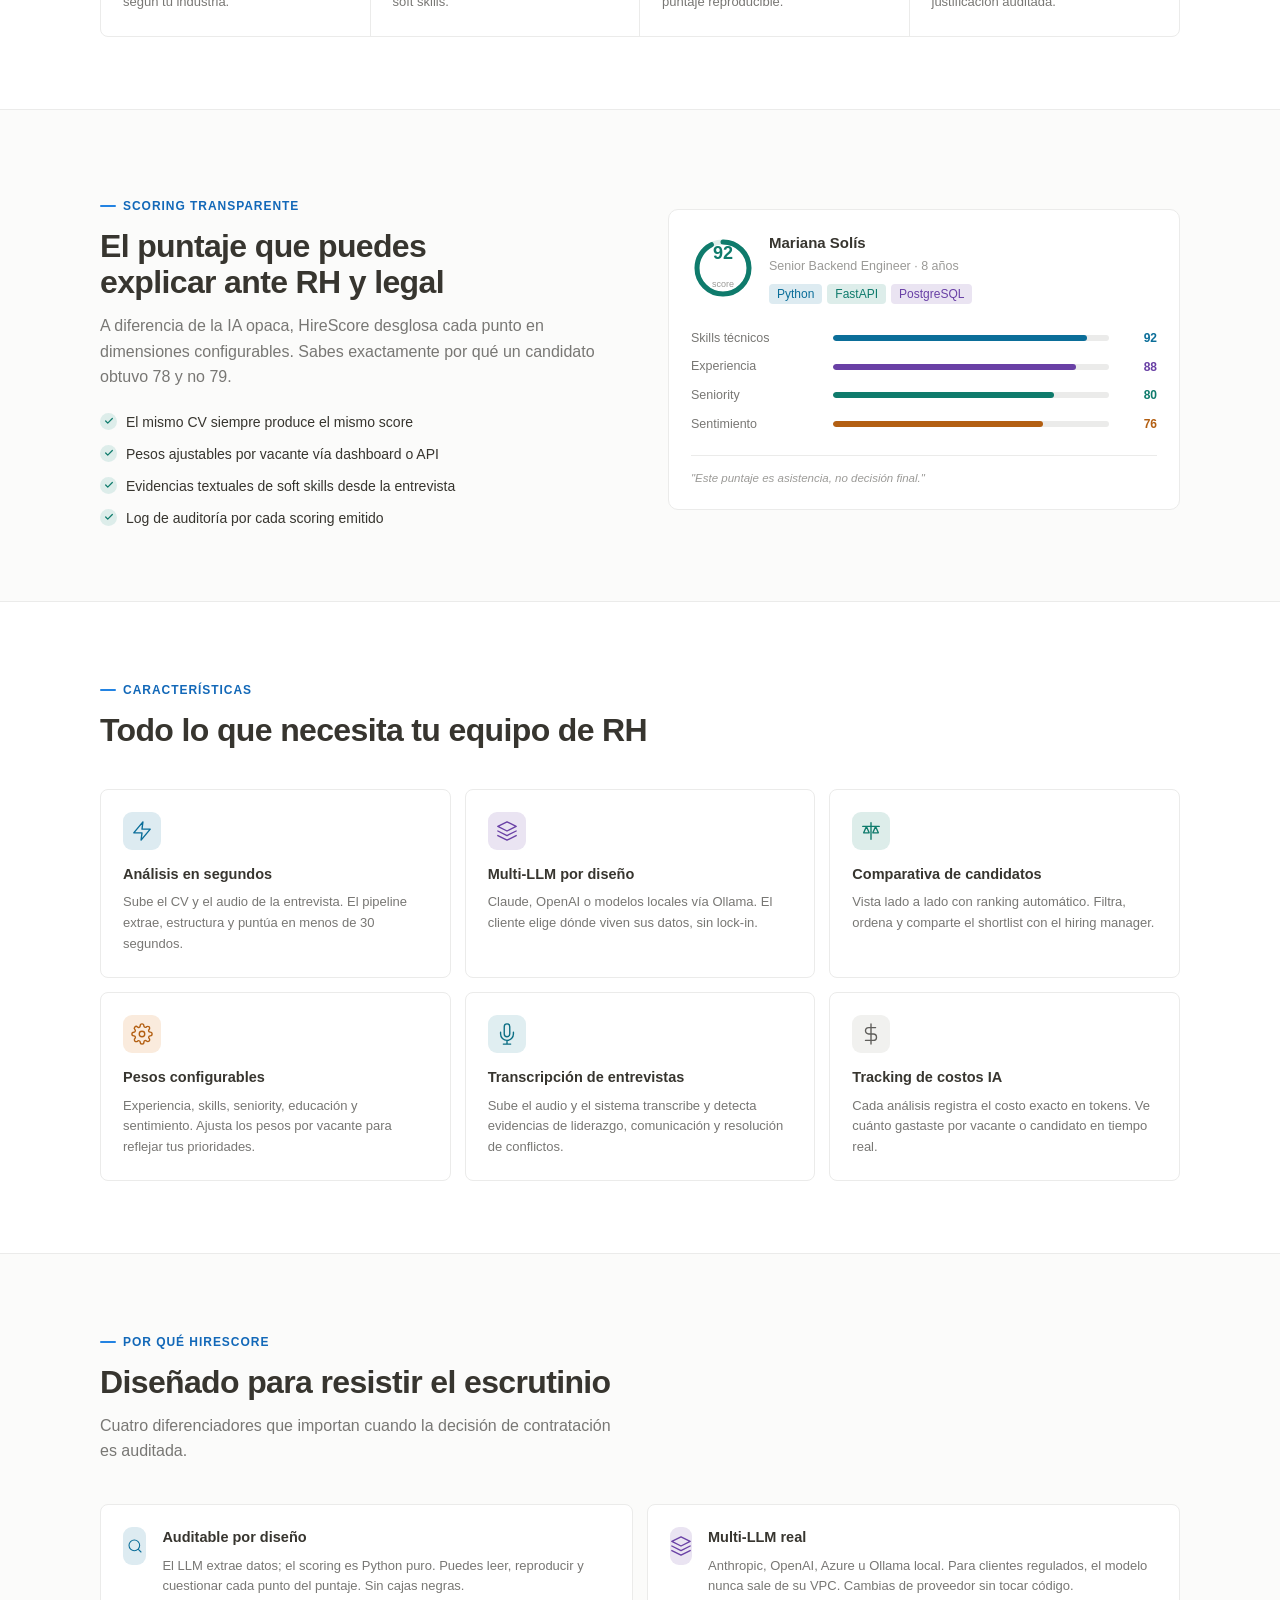
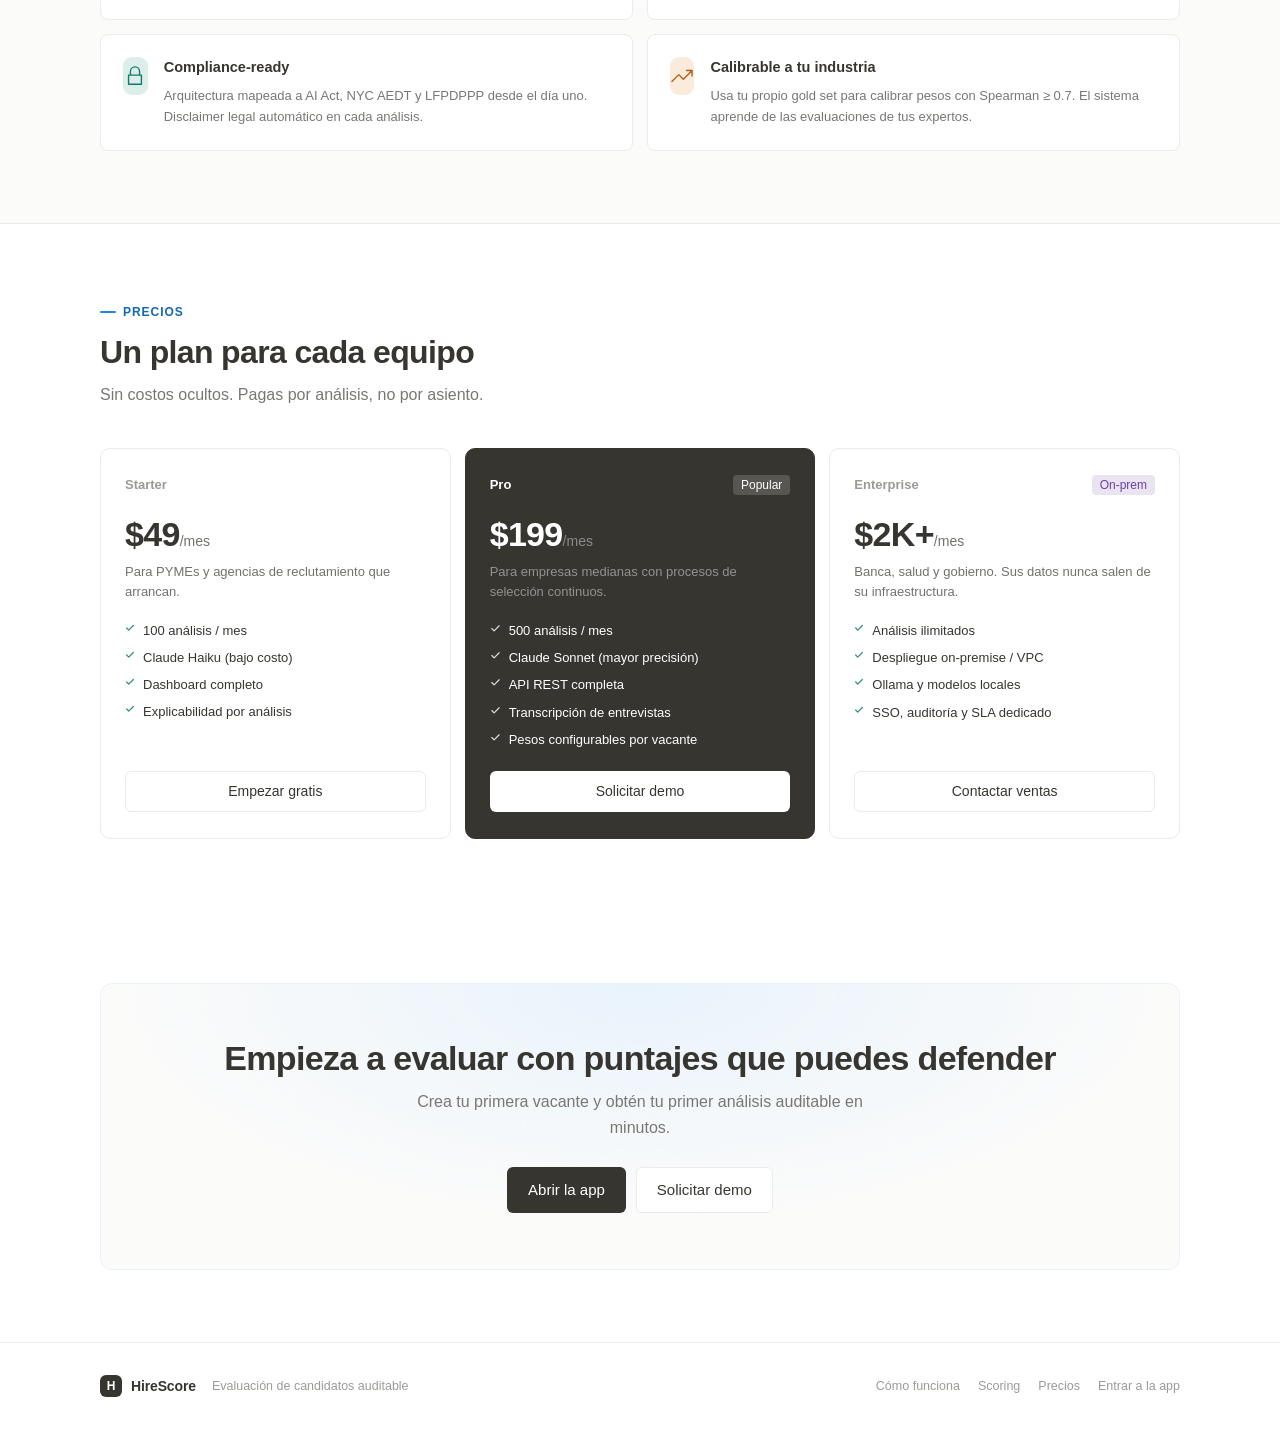
<file: dashboard/public/landing.html>
<!DOCTYPE html>
<html lang="es">
<head>
  <meta charset="UTF-8" />
  <meta name="viewport" content="width=device-width, initial-scale=1.0" />
  <title>HireScore — Evaluación de candidatos auditable</title>

  <style>
    *, *::before, *::after { box-sizing: border-box; margin: 0; padding: 0; }

    :root {
      --n-bg:        #ffffff;
      --n-sidebar:   #fbfbfa;
      --n-ink:       #37352f;
      --n-ink2:      #787774;
      --n-ink3:      #9b9a97;
      --n-ink4:      #c1c0bd;
      --n-hover:     #f3f3f1;
      --n-selected:  #e9e9e7;
      --n-border:    #ebebea;
      --n-border-hi: #d8d7d4;
      --n-track:     #ebebea;

      --c-gray-bg:   #f1f1ef; --c-gray-fg:   #5f5e5b;
      --c-brown-bg:  #f4eeee; --c-brown-fg:  #64473a;
      --c-orange-bg: #faebdd; --c-orange-fg: #b35f12;
      --c-yellow-bg: #fbf3db; --c-yellow-fg: #8a6d13;
      --c-green-bg:  #ddedea; --c-green-fg:  #0f7b6c;
      --c-cyan-bg:   #e0eef1; --c-cyan-fg:   #0b6e84;
      --c-blue-bg:   #ddebf1; --c-blue-fg:   #0b6e99;
      --c-purple-bg: #eae4f2; --c-purple-fg: #6940a5;
      --c-red-bg:    #fdebec; --c-red-fg:    #b4322f;

      /* Acento de marca (Notion blue) */
      --accent:      #2383e2;
      --accent-fg:   #1268b8;
      --accent-bg:   #e9f3fc;
      --accent-soft: #f3f9fe;

      --maxw: 1080px;
      --pad: max(24px, calc((100vw - var(--maxw)) / 2));
    }

    html { scroll-behavior: smooth; }
    body {
      font-family: ui-sans-serif, -apple-system, BlinkMacSystemFont, "Segoe UI", Helvetica, Arial, sans-serif;
      background: var(--n-bg);
      color: var(--n-ink);
      -webkit-font-smoothing: antialiased;
      text-rendering: optimizeLegibility;
      overflow-x: hidden;
      line-height: 1.5;
    }

    a { color: inherit; text-decoration: none; }

    /* ── CHIP (Notion) ── */
    .chip {
      display: inline-flex; align-items: center; gap: 5px;
      padding: 1px 8px; border-radius: 4px;
      font-size: 12px; font-weight: 500; line-height: 18px;
      white-space: nowrap;
    }
    .chip .dot { width: 6px; height: 6px; border-radius: 999px; background: currentColor; }
    .chip.gray   { background: var(--c-gray-bg);   color: var(--c-gray-fg); }
    .chip.brown  { background: var(--c-brown-bg);  color: var(--c-brown-fg); }
    .chip.orange { background: var(--c-orange-bg); color: var(--c-orange-fg); }
    .chip.yellow { background: var(--c-yellow-bg); color: var(--c-yellow-fg); }
    .chip.green  { background: var(--c-green-bg);  color: var(--c-green-fg); }
    .chip.cyan   { background: var(--c-cyan-bg);   color: var(--c-cyan-fg); }
    .chip.blue   { background: var(--c-blue-bg);   color: var(--c-blue-fg); }
    .chip.purple { background: var(--c-purple-bg); color: var(--c-purple-fg); }
    .chip.red    { background: var(--c-red-bg);    color: var(--c-red-fg); }

    /* ── BUTTONS ── */
    .btn {
      display: inline-flex; align-items: center; justify-content: center; gap: 7px;
      font-family: inherit; font-size: 14px; font-weight: 500;
      padding: 9px 15px; border-radius: 6px; cursor: pointer;
      border: 1px solid transparent; transition: background 0.12s, border-color 0.12s;
      white-space: nowrap;
    }
    .btn-primary { background: var(--n-ink); color: var(--n-bg); }
    .btn-primary:hover { background: #2a2823; }
    .btn-secondary { background: var(--n-bg); color: var(--n-ink); border-color: var(--n-border); }
    .btn-secondary:hover { background: var(--n-hover); border-color: var(--n-border-hi); }
    .btn-ghost { background: transparent; color: var(--n-ink2); }
    .btn-ghost:hover { background: var(--n-hover); color: var(--n-ink); }
    .btn-lg { font-size: 15px; padding: 11px 20px; }

    /* ── NAV ── */
    nav {
      position: sticky; top: 0; z-index: 100;
      background: rgba(255,255,255,0.85);
      backdrop-filter: saturate(180%) blur(12px);
      border-bottom: 1px solid var(--n-border);
      height: 54px; display: flex; align-items: center;
      padding: 0 var(--pad);
    }
    .nav-inner { width: 100%; display: flex; align-items: center; gap: 8px; }
    .logo { display: flex; align-items: center; gap: 9px; }
    .logo-mark {
      width: 26px; height: 26px; border-radius: 6px;
      background: var(--n-ink); color: var(--n-bg);
      font-size: 14px; font-weight: 700;
      display: grid; place-items: center; flex-shrink: 0;
    }
    .logo-name { font-size: 16px; font-weight: 600; letter-spacing: -0.01em; }
    .nav-links { display: flex; gap: 2px; margin-left: 18px; }
    .nav-link {
      padding: 5px 10px; border-radius: 5px;
      font-size: 14px; color: var(--n-ink2); transition: background 0.12s, color 0.12s;
    }
    .nav-link:hover { background: var(--n-hover); color: var(--n-ink); }
    .nav-right { margin-left: auto; display: flex; align-items: center; gap: 8px; }

    /* ── LAYOUT ── */
    .section { padding: 72px var(--pad); }
    .section-alt { background: var(--n-sidebar); border-top: 1px solid var(--n-border); border-bottom: 1px solid var(--n-border); }
    .eyebrow {
      font-size: 12px; font-weight: 600; color: var(--accent-fg);
      text-transform: uppercase; letter-spacing: 0.08em; margin-bottom: 14px;
      display: inline-flex; align-items: center; gap: 7px;
    }
    .eyebrow::before { content: ""; width: 16px; height: 2px; border-radius: 2px; background: var(--accent); }
    .section-title {
      font-size: clamp(24px, 3vw, 32px); font-weight: 700;
      letter-spacing: -0.02em; line-height: 1.12; color: var(--n-ink);
      text-wrap: balance;
    }
    .section-sub {
      margin-top: 12px; font-size: 16px; color: var(--n-ink2);
      max-width: 560px; line-height: 1.6; text-wrap: pretty;
    }

    /* ── HERO ── */
    .hero {
      padding: 80px var(--pad) 64px; position: relative; overflow: hidden;
      background:
        radial-gradient(60% 70% at 82% 12%, var(--accent-soft) 0%, transparent 60%),
        radial-gradient(50% 60% at 8% 6%, #faf3fb 0%, transparent 55%);
      border-bottom: 1px solid var(--n-border);
    }
    .hero-grid {
      display: grid; grid-template-columns: 1.02fr 0.98fr; gap: 56px; align-items: center;
    }
    .hero-copy { display: flex; flex-direction: column; align-items: flex-start; }
    .hero h1 {
      font-size: clamp(32px, 4vw, 50px); font-weight: 700;
      letter-spacing: -0.03em; line-height: 1.05; color: var(--n-ink);
      max-width: 540px; margin-top: 20px; text-wrap: balance; text-align: left;
    }
    .hero h1 .grad {
      background: linear-gradient(105deg, var(--accent) 0%, #6940a5 100%);
      -webkit-background-clip: text; background-clip: text; -webkit-text-fill-color: transparent;
    }
    .hero-sub {
      margin-top: 18px; font-size: 16.5px; color: var(--n-ink2);
      max-width: 480px; line-height: 1.6; text-wrap: pretty; text-align: left;
    }
    .hero-actions { margin-top: 26px; display: flex; gap: 10px; flex-wrap: nowrap; }
    .hero-trust {
      margin-top: 26px; display: flex; align-items: center; gap: 9px;
      font-size: 13px; color: var(--n-ink3);
    }
    .avatar-row { display: flex; }
    .avatar-row .av {
      width: 24px; height: 24px; border-radius: 50%;
      border: 2px solid var(--n-bg); margin-left: -7px;
      display: grid; place-items: center; font-size: 9.5px; font-weight: 600; color: #fff; flex-shrink: 0;
    }
    .avatar-row .av:first-child { margin-left: 0; }

    /* ── CALIBRADOR (interactivo) ── */
    .cal {
      background: var(--n-bg); border: 1px solid var(--n-border);
      border-radius: 14px; padding: 22px;
      box-shadow: 0 1px 2px rgba(15,15,15,0.04), 0 18px 50px rgba(35,131,226,0.10);
    }
    .cal-top { display: flex; align-items: center; gap: 14px; margin-bottom: 6px; }
    .cal-ring { position: relative; width: 78px; height: 78px; flex-shrink: 0; }
    .cal-ring-val { position: absolute; inset: 0; display: grid; place-items: center; }
    .cal-num { font-size: 25px; font-weight: 700; line-height: 1; font-variant-numeric: tabular-nums; transition: color 0.3s; }
    .cal-tier { font-size: 10px; font-weight: 600; text-transform: uppercase; letter-spacing: 0.06em; transition: color 0.3s; margin-top: 2px; }
    .cal-id .cal-name { font-size: 15px; font-weight: 600; }
    .cal-id .cal-role { font-size: 12.5px; color: var(--n-ink3); margin-top: 1px; }
    .cal-tags { display: flex; gap: 5px; flex-wrap: wrap; margin-top: 7px; }
    .cal-hint { font-size: 11.5px; color: var(--n-ink3); display: flex; align-items: center; gap: 6px; margin: 16px 0 12px; padding-top: 14px; border-top: 1px solid var(--n-border); }
    .cal-hint .kbd { color: var(--accent-fg); font-weight: 600; }
    .cal-rows { display: flex; flex-direction: column; gap: 13px; }
    .cal-row-head { display: flex; align-items: baseline; justify-content: space-between; margin-bottom: 6px; }
    .cal-rl { font-size: 13px; color: var(--n-ink); font-weight: 500; display: flex; align-items: center; gap: 7px; }
    .cal-dot { width: 8px; height: 8px; border-radius: 2px; }
    .cal-rv { font-size: 12px; color: var(--n-ink3); font-variant-numeric: tabular-nums; }
    .cal-rv b { color: var(--n-ink); font-weight: 600; }
    .cal-slider {
      -webkit-appearance: none; appearance: none; width: 100%; height: 6px;
      border-radius: 3px; background: var(--n-track); outline: none; cursor: grab;
      background-image: linear-gradient(var(--c), var(--c)); background-repeat: no-repeat;
    }
    .cal-slider:active { cursor: grabbing; }
    .cal-slider::-webkit-slider-thumb {
      -webkit-appearance: none; appearance: none; width: 16px; height: 16px; border-radius: 50%;
      background: #fff; border: 2px solid var(--c); cursor: grab;
      box-shadow: 0 1px 3px rgba(15,15,15,0.18); transition: transform 0.1s;
    }
    .cal-slider::-webkit-slider-thumb:active { transform: scale(1.18); cursor: grabbing; }
    .cal-slider::-moz-range-thumb {
      width: 16px; height: 16px; border-radius: 50%; background: #fff; border: 2px solid var(--c);
      cursor: grab; box-shadow: 0 1px 3px rgba(15,15,15,0.18);
    }
    .cal-reset {
      margin-top: 14px; display: inline-flex; align-items: center; gap: 6px;
      font-size: 12px; color: var(--n-ink3); background: none; border: none; cursor: pointer; padding: 0;
      font-family: inherit;
    }
    .cal-reset:hover { color: var(--n-ink); }

    /* ── PRODUCT PREVIEW ── */
    .preview-wrap { padding: 56px var(--pad) 0; }
    .window {
      border: 1px solid var(--n-border-hi); border-radius: 12px; overflow: hidden;
      background: var(--n-bg); box-shadow: 0 1px 2px rgba(15,15,15,0.04), 0 12px 40px rgba(15,15,15,0.06);
    }
    .win-bar {
      height: 38px; background: var(--n-sidebar); border-bottom: 1px solid var(--n-border);
      display: flex; align-items: center; padding: 0 14px; gap: 7px;
    }
    .win-dot { width: 11px; height: 11px; border-radius: 50%; background: var(--n-border-hi); }
    .win-url {
      flex: 1; max-width: 320px; margin: 0 auto; height: 22px;
      background: var(--n-hover); border-radius: 5px;
      display: flex; align-items: center; justify-content: center;
      font-size: 11px; color: var(--n-ink3);
    }
    .app { display: flex; height: 480px; }
    .app-sb {
      width: 220px; flex-shrink: 0; background: var(--n-sidebar);
      border-right: 1px solid var(--n-border); padding: 12px 8px; display: flex; flex-direction: column; gap: 1px;
    }
    .sb-head { display: flex; align-items: center; gap: 8px; padding: 4px 6px 12px; }
    .sb-item {
      display: flex; align-items: center; gap: 8px;
      padding: 4px 8px; border-radius: 5px; font-size: 13.5px; color: var(--n-ink2); min-height: 28px;
    }
    .sb-item.active { background: var(--n-selected); color: var(--n-ink); font-weight: 500; }
    .sb-item .ico { color: var(--n-ink3); display: grid; place-items: center; }
    .sb-item .count { margin-left: auto; font-size: 11.5px; color: var(--n-ink3); }
    .sb-label { font-size: 11px; color: var(--n-ink3); font-weight: 500; padding: 14px 8px 6px; text-transform: none; }
    .sb-mono {
      width: 20px; height: 20px; border-radius: 4px; background: var(--n-hover);
      color: var(--n-ink2); font-size: 9.5px; font-weight: 600; display: grid; place-items: center; flex-shrink: 0;
    }
    .app-main { flex: 1; padding: 22px 24px; overflow: hidden; display: flex; flex-direction: column; gap: 16px; }
    .app-h1 { font-size: 22px; font-weight: 700; letter-spacing: -0.02em; }
    .kpi-row { display: grid; grid-template-columns: repeat(4, 1fr); border: 1px solid var(--n-border); border-radius: 8px; overflow: hidden; }
    .kpi { padding: 11px 14px; border-right: 1px solid var(--n-border); display: flex; flex-direction: column; gap: 4px; }
    .kpi:last-child { border-right: none; }
    .kpi-label { font-size: 10px; font-weight: 500; text-transform: uppercase; letter-spacing: 0.04em; color: var(--n-ink3); }
    .kpi-val { font-size: 22px; font-weight: 600; letter-spacing: -0.02em; }
    .tbl { border: 1px solid var(--n-border); border-radius: 8px; overflow: hidden; }
    .tbl-head, .tbl-row {
      display: grid; grid-template-columns: 1.5fr 1.1fr 1fr; align-items: center;
      gap: 14px; padding: 9px 16px;
    }
    .tbl-head { background: var(--n-sidebar); border-bottom: 1px solid var(--n-border); font-size: 11.5px; color: var(--n-ink2); font-weight: 500; }
    .tbl-row { border-top: 1px solid var(--n-border); }
    .tbl-row:first-child { border-top: none; }
    .cand { display: flex; align-items: center; gap: 9px; min-width: 0; }
    .cand-name { font-size: 13.5px; font-weight: 500; white-space: nowrap; overflow: hidden; text-overflow: ellipsis; }
    .score-cell { display: flex; align-items: center; gap: 9px; }
    .score-track { flex: 1; height: 6px; border-radius: 3px; background: var(--n-track); overflow: hidden; }
    .score-fill { height: 100%; border-radius: 3px; }
    .score-num { font-size: 13px; font-weight: 600; font-variant-numeric: tabular-nums; min-width: 20px; text-align: right; }
    .nav-avatar, .av-mono {
      width: 24px; height: 24px; border-radius: 50%; flex-shrink: 0;
      display: grid; place-items: center; font-size: 10px; font-weight: 600; color: #fff;
    }

    /* ── STEPS ── */
    .steps { margin-top: 40px; display: grid; grid-template-columns: repeat(4, 1fr); border: 1px solid var(--n-border); border-radius: 8px; overflow: hidden; background: var(--n-bg); }
    .step { padding: 24px 22px; border-right: 1px solid var(--n-border); }
    .step:last-child { border-right: none; }
    .step-num {
      width: 28px; height: 28px; border-radius: 7px; background: var(--accent-bg); color: var(--accent-fg);
      font-size: 13px; font-weight: 700; display: grid; place-items: center; margin-bottom: 16px; font-variant-numeric: tabular-nums;
    }
    .step-title { font-size: 14.5px; font-weight: 600; margin-bottom: 6px; }
    .step-desc { font-size: 13px; color: var(--n-ink2); line-height: 1.55; }

    /* ── FEATURE GRID ── */
    .grid-3 { margin-top: 40px; display: grid; grid-template-columns: repeat(3, 1fr); gap: 14px; }
    .grid-2 { margin-top: 40px; display: grid; grid-template-columns: repeat(2, 1fr); gap: 14px; }
    .card {
      border: 1px solid var(--n-border); border-radius: 8px; background: var(--n-bg);
      padding: 22px; transition: border-color 0.14s;
    }
    .card:hover { border-color: var(--n-border-hi); }
    .card-ico {
      width: 38px; height: 38px; border-radius: 9px; margin-bottom: 14px;
      display: inline-flex; align-items: center; justify-content: center;
      background: var(--tile-bg, var(--n-hover)); color: var(--tile-fg, var(--n-ink3));
    }
    .rico { display: inline-flex; }
    /* tile hues — features */
    .grid-3 .card:nth-child(1) .card-ico { --tile-bg: var(--c-blue-bg);   --tile-fg: var(--c-blue-fg); }
    .grid-3 .card:nth-child(2) .card-ico { --tile-bg: var(--c-purple-bg); --tile-fg: var(--c-purple-fg); }
    .grid-3 .card:nth-child(3) .card-ico { --tile-bg: var(--c-green-bg);  --tile-fg: var(--c-green-fg); }
    .grid-3 .card:nth-child(4) .card-ico { --tile-bg: var(--c-orange-bg); --tile-fg: var(--c-orange-fg); }
    .grid-3 .card:nth-child(5) .card-ico { --tile-bg: var(--c-cyan-bg);   --tile-fg: var(--c-cyan-fg); }
    .grid-3 .card:nth-child(6) .card-ico { --tile-bg: var(--c-gray-bg);   --tile-fg: var(--c-gray-fg); }
    /* tile hues — diferenciadores */
    .grid-2 .card:nth-child(1) .card-ico { --tile-bg: var(--c-blue-bg);   --tile-fg: var(--c-blue-fg); }
    .grid-2 .card:nth-child(2) .card-ico { --tile-bg: var(--c-purple-bg); --tile-fg: var(--c-purple-fg); }
    .grid-2 .card:nth-child(3) .card-ico { --tile-bg: var(--c-green-bg);  --tile-fg: var(--c-green-fg); }
    .grid-2 .card:nth-child(4) .card-ico { --tile-bg: var(--c-orange-bg); --tile-fg: var(--c-orange-fg); }
    .card-title { font-size: 14.5px; font-weight: 600; margin-bottom: 7px; }
    .card-desc { font-size: 13px; color: var(--n-ink2); line-height: 1.6; }
    .card-row { display: flex; gap: 16px; align-items: flex-start; }

    /* ── SCORING SPLIT ── */
    .split { margin-top: 8px; display: grid; grid-template-columns: 1fr 1fr; gap: 56px; align-items: center; }
    .checklist { margin-top: 22px; list-style: none; display: flex; flex-direction: column; gap: 11px; }
    .checklist li { display: flex; gap: 9px; align-items: flex-start; font-size: 14px; color: var(--n-ink); line-height: 1.5; }
    .check {
      width: 17px; height: 17px; border-radius: 50%; flex-shrink: 0; margin-top: 1px;
      background: var(--c-green-bg); display: grid; place-items: center;
    }
    .score-card { border: 1px solid var(--n-border); border-radius: 10px; background: var(--n-bg); padding: 22px; }
    .sc-head { display: flex; align-items: center; gap: 14px; margin-bottom: 20px; }
    .sc-ring { position: relative; width: 64px; height: 64px; flex-shrink: 0; }
    .sc-ring-val { position: absolute; inset: 0; display: grid; place-items: center; flex-direction: column; }
    .dim-row { display: grid; grid-template-columns: 130px 1fr 36px; align-items: center; gap: 12px; padding: 5px 0; }
    .dim-label { font-size: 12.5px; color: var(--n-ink2); }
    .dim-track { height: 6px; border-radius: 3px; background: var(--n-track); overflow: hidden; }
    .dim-fill { height: 100%; border-radius: 3px; transition: width 1s cubic-bezier(0.32,0.72,0.3,1); }
    .dim-pct { font-size: 12px; font-weight: 600; text-align: right; font-variant-numeric: tabular-nums; }

    /* ── PRICING ── */
    .tiers { margin-top: 40px; display: grid; grid-template-columns: repeat(3, 1fr); gap: 14px; align-items: stretch; }
    .tier { border: 1px solid var(--n-border); border-radius: 10px; background: var(--n-bg); padding: 26px 24px; display: flex; flex-direction: column; }
    .tier.featured { background: var(--n-ink); border-color: var(--n-ink); color: var(--n-bg); }
    .tier-top { display: flex; align-items: center; justify-content: space-between; margin-bottom: 4px; }
    .tier-name { font-size: 13px; font-weight: 600; }
    .tier-price { font-size: 34px; font-weight: 700; letter-spacing: -0.02em; margin: 10px 0 2px; }
    .tier-price span { font-size: 14px; font-weight: 400; letter-spacing: 0; opacity: 0.7; }
    .tier-desc { font-size: 13px; line-height: 1.55; opacity: 0.7; margin-bottom: 18px; min-height: 42px; }
    .tier-feats { list-style: none; display: flex; flex-direction: column; gap: 9px; flex: 1; margin-bottom: 22px; }
    .tier-feats li { font-size: 13px; display: flex; gap: 8px; align-items: flex-start; line-height: 1.4; }
    .tier-feats .tk { flex-shrink: 0; margin-top: 1px; opacity: 0.85; }

    /* ── CTA ── */
    .cta-card {
      border: 1px solid var(--accent-bg); border-radius: 12px;
      background:
        radial-gradient(70% 120% at 50% 0%, var(--accent-bg) 0%, transparent 70%),
        var(--n-sidebar);
      padding: 56px 40px; text-align: center;
    }
    .cta-title { font-size: clamp(24px, 3vw, 34px); font-weight: 700; letter-spacing: -0.02em; line-height: 1.1; text-wrap: balance; }
    .cta-sub { margin-top: 12px; font-size: 16px; color: var(--n-ink2); max-width: 460px; margin-inline: auto; line-height: 1.6; }
    .cta-actions { margin-top: 26px; display: flex; gap: 10px; justify-content: center; flex-wrap: wrap; }

    /* ── FOOTER ── */
    footer { border-top: 1px solid var(--n-border); padding: 32px var(--pad); display: flex; align-items: center; gap: 16px; flex-wrap: wrap; }
    .footer-tag { font-size: 12.5px; color: var(--n-ink3); }
    .footer-links { margin-left: auto; display: flex; gap: 18px; flex-wrap: wrap; }
    .footer-links a { font-size: 12.5px; color: var(--n-ink3); }
    .footer-links a:hover { color: var(--n-ink2); }

    /* ── ANIM ── */
    .anim { opacity: 0; transform: translateY(14px); transition: opacity 0.55s cubic-bezier(0.32,0.72,0.3,1), transform 0.55s cubic-bezier(0.32,0.72,0.3,1); transition-delay: var(--d, 0s); }
    .anim.in { opacity: 1; transform: none; }

    @media (max-width: 880px) {
      .nav-links { display: none; }
      .hero-grid { grid-template-columns: 1fr; gap: 36px; }
      .split { grid-template-columns: 1fr; gap: 32px; }
      .grid-3, .tiers { grid-template-columns: 1fr; }
      .grid-2 { grid-template-columns: 1fr; }
      .steps { grid-template-columns: 1fr; }
      .step { border-right: none; border-bottom: 1px solid var(--n-border); }
      .step:last-child { border-bottom: none; }
      .app-sb { display: none; }
      .app { height: auto; }
      .kpi-row { grid-template-columns: 1fr 1fr; }
      .kpi:nth-child(2) { border-right: none; }
      .kpi:nth-child(1), .kpi:nth-child(2) { border-bottom: 1px solid var(--n-border); }
    }
  </style>
</head>
<body>

<!-- NAV -->
<nav>
  <div class="nav-inner">
    <a href="#" class="logo">
      <div class="logo-mark">H</div>
      <span class="logo-name">HireScore</span>
    </a>
    <div class="nav-links">
      <a href="#como" class="nav-link">Cómo funciona</a>
      <a href="#scoring" class="nav-link">Scoring</a>
      <a href="#caracteristicas" class="nav-link">Características</a>
      <a href="#precios" class="nav-link">Precios</a>
    </div>
    <div class="nav-right">
      <a href="/app/" class="btn btn-ghost">Entrar</a>
      <a href="#precios" class="btn btn-primary">Solicitar demo</a>
    </div>
  </div>
</nav>

<!-- HERO -->
<section class="hero">
  <div class="hero-grid">
    <div class="hero-copy">
      <span class="chip blue anim in"><span class="dot"></span>Scoring determinístico · No caja negra</span>
      <h1 class="anim in">Evalúa candidatos con <span class="grad">precisión auditable</span></h1>
      <p class="hero-sub anim in">
        HireScore analiza CVs y entrevistas con IA y genera un puntaje 0–100 con desglose por dimensión.
        Reproducible, explicable y calibrable a tu industria.
      </p>
      <div class="hero-actions anim in">
        <a href="/app/" class="btn btn-primary btn-lg">Abrir la app</a>
        <a href="#como" class="btn btn-secondary btn-lg">Ver cómo funciona</a>
      </div>
      <div class="hero-trust anim in">
        <div class="avatar-row">
          <span class="av" style="background:#c98f8f">AR</span>
          <span class="av" style="background:#a9b87f">MG</span>
          <span class="av" style="background:#7fa9b8">LP</span>
          <span class="av" style="background:#9a8bc4">CR</span>
        </div>
        Más de 40 equipos de reclutamiento ya evalúan con HireScore
      </div>
    </div>

    <!-- Calibrador interactivo -->
    <div class="cal anim in" id="cal">
      <div class="cal-top">
        <div class="cal-ring">
          <svg width="78" height="78" style="transform:rotate(-90deg);display:block;">
            <circle cx="39" cy="39" r="32" fill="none" stroke="var(--n-track)" stroke-width="6"/>
            <circle cx="39" cy="39" r="32" fill="none" stroke="var(--accent)" stroke-width="6"
              stroke-linecap="round" id="cal-arc" stroke-dasharray="201" stroke-dashoffset="201"
              style="transition:stroke-dashoffset 0.5s cubic-bezier(0.32,0.72,0.3,1), stroke 0.3s;"/>
          </svg>
          <div class="cal-ring-val">
            <div style="text-align:center;">
              <div class="cal-num" id="cal-num">85</div>
              <div class="cal-tier" id="cal-tier">Fuerte</div>
            </div>
          </div>
        </div>
        <div class="cal-id">
          <div class="cal-name">Mariana Solís</div>
          <div class="cal-role">Senior Backend Engineer · 8 años</div>
          <div class="cal-tags">
            <span class="chip blue">Python</span>
            <span class="chip green">FastAPI</span>
            <span class="chip purple">PostgreSQL</span>
          </div>
        </div>
      </div>

      <div class="cal-hint">
        <span class="kbd">Arrastra los pesos</span> y mira el score recalcularse en vivo.
      </div>

      <div class="cal-rows" id="cal-rows">
        <!-- rows injected -->
      </div>

      <button class="cal-reset" id="cal-reset"><span class="rico">__IC_rotate__</span> Restablecer pesos</button>
    </div>
  </div>
</section>

<!-- PRODUCT PREVIEW -->
<div class="preview-wrap anim">
  <div class="window">
    <div class="win-bar">
      <span class="win-dot"></span><span class="win-dot"></span><span class="win-dot"></span>
      <span class="win-url">app.hirescore.io/vacantes/backend-senior</span>
    </div>
    <div class="app">
      <!-- sidebar -->
      <aside class="app-sb">
        <div class="sb-head">
          <div class="logo-mark" style="width:24px;height:24px;font-size:13px;">H</div>
          <span style="font-size:14px;font-weight:600;">HireScore</span>
        </div>
        <div class="sb-item"><span class="ico">__IC_search__</span>Buscar</div>
        <div class="sb-item"><span class="ico">__IC_bar__</span>Resumen</div>
        <div class="sb-item"><span class="ico">__IC_users__</span>Candidatos<span class="count">1.2k</span></div>
        <div class="sb-label">Vacantes activas</div>
        <div class="sb-item active"><span class="sb-mono">BE</span>Backend Senior<span class="count">124</span></div>
        <div class="sb-item"><span class="sb-mono">ML</span>ML Engineer<span class="count">48</span></div>
        <div class="sb-item"><span class="sb-mono">PD</span>Sr. Product Designer<span class="count">82</span></div>
        <div class="sb-item"><span class="sb-mono">DA</span>Data Analyst<span class="count">31</span></div>
      </aside>
      <!-- main -->
      <main class="app-main">
        <div style="display:flex;align-items:center;gap:10px;">
          <span class="app-h1">Pipeline</span>
          <span style="color:var(--n-ink3);font-size:13px;">· 10 candidatos</span>
        </div>
        <div class="kpi-row">
          <div class="kpi"><span class="kpi-label">Aplicantes</span><span class="kpi-val">124</span></div>
          <div class="kpi"><span class="kpi-label">Puntaje medio</span><span class="kpi-val">72</span></div>
          <div class="kpi"><span class="kpi-label">En proceso</span><span class="kpi-val">31</span></div>
          <div class="kpi"><span class="kpi-label">Costo LLM</span><span class="kpi-val" style="font-size:18px;">$2.84</span></div>
        </div>
        <div class="tbl">
          <div class="tbl-head"><span>Candidato</span><span>Puntaje</span><span>Etapa</span></div>
          <div class="tbl-row">
            <div class="cand"><span class="av-mono" style="background:#c98f8f">MS</span><span class="cand-name">Mariana Solís</span></div>
            <div class="score-cell"><div class="score-track"><div class="score-fill" style="width:92%;background:var(--c-green-fg)"></div></div><span class="score-num">92</span></div>
            <div><span class="chip green"><span class="dot"></span>Oferta</span></div>
          </div>
          <div class="tbl-row">
            <div class="cand"><span class="av-mono" style="background:#7fa9b8">DH</span><span class="cand-name">Diego Herrera</span></div>
            <div class="score-cell"><div class="score-track"><div class="score-fill" style="width:88%;background:var(--c-green-fg)"></div></div><span class="score-num">88</span></div>
            <div><span class="chip cyan"><span class="dot"></span>Ent. técnica</span></div>
          </div>
          <div class="tbl-row">
            <div class="cand"><span class="av-mono" style="background:#9a8bc4">VN</span><span class="cand-name">Valeria Núñez</span></div>
            <div class="score-cell"><div class="score-track"><div class="score-fill" style="width:84%;background:var(--c-green-fg)"></div></div><span class="score-num">84</span></div>
            <div><span class="chip orange"><span class="dot"></span>Entrevista</span></div>
          </div>
          <div class="tbl-row">
            <div class="cand"><span class="av-mono" style="background:#c9aa7d">AL</span><span class="cand-name">Andrés Lozano</span></div>
            <div class="score-cell"><div class="score-track"><div class="score-fill" style="width:79%;background:var(--c-blue-fg)"></div></div><span class="score-num">79</span></div>
            <div><span class="chip purple"><span class="dot"></span>Shortlist</span></div>
          </div>
          <div class="tbl-row">
            <div class="cand"><span class="av-mono" style="background:#c48ba9">RM</span><span class="cand-name">Ricardo Mena</span></div>
            <div class="score-cell"><div class="score-track"><div class="score-fill" style="width:71%;background:var(--c-blue-fg)"></div></div><span class="score-num">71</span></div>
            <div><span class="chip yellow"><span class="dot"></span>En revisión</span></div>
          </div>
        </div>
      </main>
    </div>
  </div>
</div>

<!-- CÓMO FUNCIONA -->
<section class="section" id="como">
  <div class="eyebrow anim">Flujo de trabajo</div>
  <h2 class="section-title anim" style="animation-delay:0.05s">Del CV a la decisión, en segundos</h2>
  <p class="section-sub anim" style="animation-delay:0.1s">Cuatro pasos, sin hojas de cálculo ni criterios improvisados.</p>
  <div class="steps">
    <div class="step anim" style="animation-delay:0.05s">
      <div class="step-num">1</div>
      <div class="step-title">Crea la vacante</div>
      <div class="step-desc">Define el puesto y sus requisitos. Ajusta el peso de cada dimensión según tu industria.</div>
    </div>
    <div class="step anim" style="animation-delay:0.1s">
      <div class="step-num">2</div>
      <div class="step-title">Sube el CV</div>
      <div class="step-desc">PDF o Word. Opcionalmente adjunta el audio de la entrevista para evaluar soft skills.</div>
    </div>
    <div class="step anim" style="animation-delay:0.15s">
      <div class="step-num">3</div>
      <div class="step-title">La IA extrae y puntúa</div>
      <div class="step-desc">El LLM extrae datos estructurados; el scoring determinístico calcula un puntaje reproducible.</div>
    </div>
    <div class="step anim" style="animation-delay:0.2s">
      <div class="step-num">4</div>
      <div class="step-title">Decide con confianza</div>
      <div class="step-desc">Revisa el desglose, compara candidatos y exporta el reporte con justificación auditada.</div>
    </div>
  </div>
</section>

<!-- SCORING -->
<section class="section section-alt" id="scoring">
  <div class="split">
    <div>
      <div class="eyebrow anim">Scoring transparente</div>
      <h2 class="section-title anim" style="animation-delay:0.05s">El puntaje que puedes explicar ante RH y legal</h2>
      <p class="section-sub anim" style="animation-delay:0.1s">
        A diferencia de la IA opaca, HireScore desglosa cada punto en dimensiones configurables.
        Sabes exactamente por qué un candidato obtuvo 78 y no 79.
      </p>
      <ul class="checklist anim" style="animation-delay:0.15s">
        <li><span class="check">__IC_check__</span>El mismo CV siempre produce el mismo score</li>
        <li><span class="check">__IC_check__</span>Pesos ajustables por vacante vía dashboard o API</li>
        <li><span class="check">__IC_check__</span>Evidencias textuales de soft skills desde la entrevista</li>
        <li><span class="check">__IC_check__</span>Log de auditoría por cada scoring emitido</li>
      </ul>
    </div>
    <div class="score-card anim" style="animation-delay:0.1s">
      <div class="sc-head">
        <div class="sc-ring" id="ring">
          <svg width="64" height="64" style="transform:rotate(-90deg);display:block;">
            <circle cx="32" cy="32" r="26" fill="none" stroke="var(--c-green-bg)" stroke-width="5"/>
            <circle cx="32" cy="32" r="26" fill="none" stroke="var(--c-green-fg)" stroke-width="5"
              stroke-linecap="round" id="ring-fg"
              stroke-dasharray="163.4" stroke-dashoffset="163.4"
              style="transition:stroke-dashoffset 1.3s cubic-bezier(0.32,0.72,0.3,1);"/>
          </svg>
          <div class="sc-ring-val">
            <span id="ring-num" style="font-size:18px;font-weight:700;color:var(--c-green-fg);line-height:1;">0</span>
            <span style="font-size:9px;color:var(--n-ink3);">score</span>
          </div>
        </div>
        <div>
          <div style="font-size:15px;font-weight:600;">Mariana Solís</div>
          <div style="font-size:12.5px;color:var(--n-ink3);margin-top:2px;">Senior Backend Engineer · 8 años</div>
          <div style="margin-top:8px;display:flex;gap:5px;flex-wrap:wrap;">
            <span class="chip blue">Python</span>
            <span class="chip green">FastAPI</span>
            <span class="chip purple">PostgreSQL</span>
          </div>
        </div>
      </div>
      <div class="dim-row">
        <span class="dim-label">Skills técnicos</span>
        <div class="dim-track"><div class="dim-fill" data-val="92" style="width:0;background:var(--c-blue-fg);"></div></div>
        <span class="dim-pct" style="color:var(--c-blue-fg);">92</span>
      </div>
      <div class="dim-row">
        <span class="dim-label">Experiencia</span>
        <div class="dim-track"><div class="dim-fill" data-val="88" style="width:0;background:var(--c-purple-fg);"></div></div>
        <span class="dim-pct" style="color:var(--c-purple-fg);">88</span>
      </div>
      <div class="dim-row">
        <span class="dim-label">Seniority</span>
        <div class="dim-track"><div class="dim-fill" data-val="80" style="width:0;background:var(--c-green-fg);"></div></div>
        <span class="dim-pct" style="color:var(--c-green-fg);">80</span>
      </div>
      <div class="dim-row">
        <span class="dim-label">Sentimiento</span>
        <div class="dim-track"><div class="dim-fill" data-val="76" style="width:0;background:var(--c-orange-fg);"></div></div>
        <span class="dim-pct" style="color:var(--c-orange-fg);">76</span>
      </div>
      <div style="margin-top:16px;padding-top:14px;border-top:1px solid var(--n-border);font-size:11.5px;color:var(--n-ink3);font-style:italic;">
        "Este puntaje es asistencia, no decisión final."
      </div>
    </div>
  </div>
</section>

<!-- CARACTERÍSTICAS -->
<section class="section" id="caracteristicas">
  <div class="eyebrow anim">Características</div>
  <h2 class="section-title anim" style="animation-delay:0.05s">Todo lo que necesita tu equipo de RH</h2>
  <div class="grid-3">
    <div class="card anim" style="animation-delay:0.05s">
      <div class="card-ico">__IC_zap__</div>
      <div class="card-title">Análisis en segundos</div>
      <div class="card-desc">Sube el CV y el audio de la entrevista. El pipeline extrae, estructura y puntúa en menos de 30 segundos.</div>
    </div>
    <div class="card anim" style="animation-delay:0.08s">
      <div class="card-ico">__IC_layers__</div>
      <div class="card-title">Multi-LLM por diseño</div>
      <div class="card-desc">Claude, OpenAI o modelos locales vía Ollama. El cliente elige dónde viven sus datos, sin lock-in.</div>
    </div>
    <div class="card anim" style="animation-delay:0.11s">
      <div class="card-ico">__IC_scale__</div>
      <div class="card-title">Comparativa de candidatos</div>
      <div class="card-desc">Vista lado a lado con ranking automático. Filtra, ordena y comparte el shortlist con el hiring manager.</div>
    </div>
    <div class="card anim" style="animation-delay:0.14s">
      <div class="card-ico">__IC_cog__</div>
      <div class="card-title">Pesos configurables</div>
      <div class="card-desc">Experiencia, skills, seniority, educación y sentimiento. Ajusta los pesos por vacante para reflejar tus prioridades.</div>
    </div>
    <div class="card anim" style="animation-delay:0.17s">
      <div class="card-ico">__IC_mic__</div>
      <div class="card-title">Transcripción de entrevistas</div>
      <div class="card-desc">Sube el audio y el sistema transcribe y detecta evidencias de liderazgo, comunicación y resolución de conflictos.</div>
    </div>
    <div class="card anim" style="animation-delay:0.2s">
      <div class="card-ico">__IC_dollar__</div>
      <div class="card-title">Tracking de costos IA</div>
      <div class="card-desc">Cada análisis registra el costo exacto en tokens. Ve cuánto gastaste por vacante o candidato en tiempo real.</div>
    </div>
  </div>
</section>

<!-- DIFERENCIADORES -->
<section class="section section-alt">
  <div class="eyebrow anim">Por qué HireScore</div>
  <h2 class="section-title anim" style="animation-delay:0.05s">Diseñado para resistir el escrutinio</h2>
  <p class="section-sub anim" style="animation-delay:0.1s">Cuatro diferenciadores que importan cuando la decisión de contratación es auditada.</p>
  <div class="grid-2">
    <div class="card card-row anim" style="animation-delay:0.05s">
      <div class="card-ico" style="margin-bottom:0;">__IC_search__</div>
      <div>
        <div class="card-title">Auditable por diseño</div>
        <div class="card-desc">El LLM extrae datos; el scoring es Python puro. Puedes leer, reproducir y cuestionar cada punto del puntaje. Sin cajas negras.</div>
      </div>
    </div>
    <div class="card card-row anim" style="animation-delay:0.08s">
      <div class="card-ico" style="margin-bottom:0;">__IC_layers__</div>
      <div>
        <div class="card-title">Multi-LLM real</div>
        <div class="card-desc">Anthropic, OpenAI, Azure u Ollama local. Para clientes regulados, el modelo nunca sale de su VPC. Cambias de proveedor sin tocar código.</div>
      </div>
    </div>
    <div class="card card-row anim" style="animation-delay:0.11s">
      <div class="card-ico" style="margin-bottom:0;">__IC_lock__</div>
      <div>
        <div class="card-title">Compliance-ready</div>
        <div class="card-desc">Arquitectura mapeada a AI Act, NYC AEDT y LFPDPPP desde el día uno. Disclaimer legal automático en cada análisis.</div>
      </div>
    </div>
    <div class="card card-row anim" style="animation-delay:0.14s">
      <div class="card-ico" style="margin-bottom:0;">__IC_trend__</div>
      <div>
        <div class="card-title">Calibrable a tu industria</div>
        <div class="card-desc">Usa tu propio gold set para calibrar pesos con Spearman ≥ 0.7. El sistema aprende de las evaluaciones de tus expertos.</div>
      </div>
    </div>
  </div>
</section>

<!-- PRECIOS -->
<section class="section" id="precios">
  <div class="eyebrow anim">Precios</div>
  <h2 class="section-title anim" style="animation-delay:0.05s">Un plan para cada equipo</h2>
  <p class="section-sub anim" style="animation-delay:0.1s">Sin costos ocultos. Pagas por análisis, no por asiento.</p>
  <div class="tiers">
    <div class="tier anim" style="animation-delay:0.05s">
      <div class="tier-top"><span class="tier-name" style="color:var(--n-ink3);">Starter</span></div>
      <div class="tier-price">$49<span>/mes</span></div>
      <div class="tier-desc">Para PYMEs y agencias de reclutamiento que arrancan.</div>
      <ul class="tier-feats">
        <li><span class="tk" style="color:var(--c-green-fg);">__IC_check__</span>100 análisis / mes</li>
        <li><span class="tk" style="color:var(--c-green-fg);">__IC_check__</span>Claude Haiku (bajo costo)</li>
        <li><span class="tk" style="color:var(--c-green-fg);">__IC_check__</span>Dashboard completo</li>
        <li><span class="tk" style="color:var(--c-green-fg);">__IC_check__</span>Explicabilidad por análisis</li>
      </ul>
      <a href="#" class="btn btn-secondary" style="width:100%;">Empezar gratis</a>
    </div>
    <div class="tier featured anim" style="animation-delay:0.1s">
      <div class="tier-top">
        <span class="tier-name">Pro</span>
        <span class="chip gray" style="background:rgba(255,255,255,0.16);color:#fff;">Popular</span>
      </div>
      <div class="tier-price">$199<span style="color:rgba(255,255,255,0.6);">/mes</span></div>
      <div class="tier-desc" style="color:rgba(255,255,255,0.65);">Para empresas medianas con procesos de selección continuos.</div>
      <ul class="tier-feats">
        <li><span class="tk">__IC_check_w__</span>500 análisis / mes</li>
        <li><span class="tk">__IC_check_w__</span>Claude Sonnet (mayor precisión)</li>
        <li><span class="tk">__IC_check_w__</span>API REST completa</li>
        <li><span class="tk">__IC_check_w__</span>Transcripción de entrevistas</li>
        <li><span class="tk">__IC_check_w__</span>Pesos configurables por vacante</li>
      </ul>
      <a href="#" class="btn" style="width:100%;background:#fff;color:var(--n-ink);">Solicitar demo</a>
    </div>
    <div class="tier anim" style="animation-delay:0.15s">
      <div class="tier-top">
        <span class="tier-name" style="color:var(--n-ink3);">Enterprise</span>
        <span class="chip purple">On-prem</span>
      </div>
      <div class="tier-price">$2K+<span>/mes</span></div>
      <div class="tier-desc">Banca, salud y gobierno. Sus datos nunca salen de su infraestructura.</div>
      <ul class="tier-feats">
        <li><span class="tk" style="color:var(--c-green-fg);">__IC_check__</span>Análisis ilimitados</li>
        <li><span class="tk" style="color:var(--c-green-fg);">__IC_check__</span>Despliegue on-premise / VPC</li>
        <li><span class="tk" style="color:var(--c-green-fg);">__IC_check__</span>Ollama y modelos locales</li>
        <li><span class="tk" style="color:var(--c-green-fg);">__IC_check__</span>SSO, auditoría y SLA dedicado</li>
      </ul>
      <a href="#" class="btn btn-secondary" style="width:100%;">Contactar ventas</a>
    </div>
  </div>
</section>

<!-- CTA -->
<section class="section">
  <div class="cta-card anim">
    <div class="cta-title">Empieza a evaluar con puntajes que puedes defender</div>
    <div class="cta-sub">Crea tu primera vacante y obtén tu primer análisis auditable en minutos.</div>
    <div class="cta-actions">
      <a href="/app/" class="btn btn-primary btn-lg">Abrir la app</a>
      <a href="#precios" class="btn btn-secondary btn-lg">Solicitar demo</a>
    </div>
  </div>
</section>

<!-- FOOTER -->
<footer>
  <a href="#" class="logo">
    <div class="logo-mark" style="width:22px;height:22px;font-size:12px;">H</div>
    <span class="logo-name" style="font-size:14px;">HireScore</span>
  </a>
  <span class="footer-tag">Evaluación de candidatos auditable</span>
  <div class="footer-links">
    <a href="#como">Cómo funciona</a>
    <a href="#scoring">Scoring</a>
    <a href="#precios">Precios</a>
    <a href="/app/">Entrar a la app</a>
  </div>
</footer>

<script>
  // Inline Notion-style line icons (1.6 stroke, ink3)
  const ICONS = {
    search: "M11 19a8 8 0 1 0 0-16 8 8 0 0 0 0 16zM21 21l-4.35-4.35",
    bar: "M3 3v18h18M7 14l4-4 4 4 5-5",
    users: "M17 21v-2a4 4 0 0 0-4-4H5a4 4 0 0 0-4 4v2M9 11a4 4 0 1 0 0-8 4 4 0 0 0 0 8zM23 21v-2a4 4 0 0 0-3-3.87M16 3.13a4 4 0 0 1 0 7.75",
    zap: "M13 2L3 14h9l-1 8 10-12h-9z",
    layers: "M12 2L2 7l10 5 10-5zM2 17l10 5 10-5M2 12l10 5 10-5",
    scale: "M12 3v18M3 7h18M7 7l-3 7h6zM17 7l-3 7h6z",
    cog: "M12 15a3 3 0 1 0 0-6 3 3 0 0 0 0 6zM19.4 15a1.65 1.65 0 0 0 .33 1.82l.06.06a2 2 0 1 1-2.83 2.83l-.06-.06a1.65 1.65 0 0 0-1.82-.33 1.65 1.65 0 0 0-1 1.51V21a2 2 0 1 1-4 0v-.09A1.65 1.65 0 0 0 9 19.4a1.65 1.65 0 0 0-1.82.33l-.06.06a2 2 0 1 1-2.83-2.83l.06-.06a1.65 1.65 0 0 0 .33-1.82 1.65 1.65 0 0 0-1.51-1H3a2 2 0 1 1 0-4h.09A1.65 1.65 0 0 0 4.6 9a1.65 1.65 0 0 0-.33-1.82l-.06-.06a2 2 0 1 1 2.83-2.83l.06.06a1.65 1.65 0 0 0 1.82.33H9a1.65 1.65 0 0 0 1-1.51V3a2 2 0 1 1 4 0v.09a1.65 1.65 0 0 0 1 1.51 1.65 1.65 0 0 0 1.82-.33l.06-.06a2 2 0 1 1 2.83 2.83l-.06.06a1.65 1.65 0 0 0-.33 1.82V9a1.65 1.65 0 0 0 1.51 1H21a2 2 0 1 1 0 4h-.09a1.65 1.65 0 0 0-1.51 1z",
    mic: "M12 1a3 3 0 0 0-3 3v8a3 3 0 0 0 6 0V4a3 3 0 0 0-3-3zM19 10v2a7 7 0 0 1-14 0v-2M12 19v4M8 23h8",
    dollar: "M12 1v22M17 5H9.5a3.5 3.5 0 0 0 0 7h5a3.5 3.5 0 0 1 0 7H6",
    lock: "M5 11h14v10H5zM7 11V7a5 5 0 0 1 10 0v4",
    trend: "M23 6l-9.5 9.5-5-5L1 18M17 6h6v6",
    rotate: "M3 12a9 9 0 1 0 9-9 9 9 0 0 0-6.4 2.6L3 8M3 3v5h5",
    check: "M20 6L9 17l-5-5",
  };
  function svg(path, size, color, sw) {
    return `<svg width="${size}" height="${size}" viewBox="0 0 24 24" fill="none" stroke="${color}" stroke-width="${sw}" stroke-linecap="round" stroke-linejoin="round" style="display:block;flex-shrink:0;"><path d="${path}"/></svg>`;
  }
  // Surgically replace placeholders without recreating the DOM (preserves animations)
  function iconFor(name) {
    if (name === 'check') return svg(ICONS.check, 10, 'var(--c-green-fg)', 3);
    if (name === 'check_w') return svg(ICONS.check, 11, '#fff', 2.5);
    if (name === 'rotate') return svg(ICONS.rotate, 13, 'currentColor', 1.7);
    const sidebarIcons = ['search','bar','users'];
    const size = sidebarIcons.includes(name) ? 16 : 22;
    const sw = sidebarIcons.includes(name) ? 1.6 : 1.5;
    return svg(ICONS[name] || '', size, 'currentColor', sw);
  }
  const walker = document.createTreeWalker(document.body, NodeFilter.SHOW_TEXT, {
    acceptNode: (n) => /__IC_\w+?__/.test(n.nodeValue) ? NodeFilter.FILTER_ACCEPT : NodeFilter.FILTER_REJECT
  });
  const targets = [];
  while (walker.nextNode()) targets.push(walker.currentNode);
  targets.forEach(node => {
    const parent = node.parentElement;
    if (parent && /^__IC_\w+?__$/.test(node.nodeValue.trim())) {
      const name = node.nodeValue.trim().replace(/__IC_(\w+?)__/, '$1');
      parent.innerHTML = iconFor(name);
    }
  });

  // Scroll reveal
  const io = new IntersectionObserver((entries) => {
    entries.forEach(e => { if (e.isIntersecting) { e.target.classList.add('in'); io.unobserve(e.target); } });
  }, { threshold: 0.12 });
  document.querySelectorAll('.anim:not(.in)').forEach(el => io.observe(el));

  // Score ring + dimension bars
  function animateScore() {
    const ring = document.getElementById('ring-fg');
    const num = document.getElementById('ring-num');
    if (ring) {
      const C = 163.4, target = 92;
      ring.style.strokeDashoffset = C - (C * target / 100);
      let v = 0;
      const t = setInterval(() => { v += 3; if (v >= target) { v = target; clearInterval(t); } num.textContent = v; }, 28);
    }
    document.querySelectorAll('.dim-fill').forEach(el => { el.style.width = el.dataset.val + '%'; });
  }
  const scoreCard = document.querySelector('.score-card');
  if (scoreCard) {
    const so = new IntersectionObserver((entries) => {
      entries.forEach(e => { if (e.isIntersecting) { animateScore(); so.disconnect(); } });
    }, { threshold: 0.4 });
    so.observe(scoreCard);
  }

  // ── Calibrador interactivo (hero) ──
  (function () {
    const rowsEl = document.getElementById('cal-rows');
    if (!rowsEl) return;
    const DIMS = [
      { key: 'skills', label: 'Skills técnicos', score: 92, w: 30, color: 'var(--c-blue-fg)' },
      { key: 'exp',    label: 'Experiencia',    score: 88, w: 30, color: 'var(--c-purple-fg)' },
      { key: 'sen',    label: 'Seniority',      score: 80, w: 20, color: 'var(--c-green-fg)' },
      { key: 'snt',    label: 'Sentimiento',    score: 76, w: 20, color: 'var(--c-orange-fg)' },
    ];
    const DEFAULTS = DIMS.map(d => d.w);
    const C = 201;

    function tier(s) {
      if (s >= 80) return { name: 'Fuerte',   col: 'var(--c-green-fg)' };
      if (s >= 60) return { name: 'Sólido',   col: 'var(--c-blue-fg)' };
      if (s >= 40) return { name: 'Limítrofe', col: 'var(--c-yellow-fg)' };
      return { name: 'Débil', col: 'var(--c-red-fg)' };
    }

    rowsEl.innerHTML = DIMS.map((d, i) => `
      <div class="cal-row">
        <div class="cal-row-head">
          <span class="cal-rl"><span class="cal-dot" style="background:${d.color}"></span>${d.label}</span>
          <span class="cal-rv">eval ${d.score} · peso <b id="w-${d.key}">${d.w}%</b></span>
        </div>
        <input type="range" class="cal-slider" id="s-${i}" min="0" max="60" value="${d.w}" style="--c:${d.color}">
      </div>`).join('');

    const sliders = DIMS.map((d, i) => document.getElementById('s-' + i));
    const numEl = document.getElementById('cal-num');
    const tierEl = document.getElementById('cal-tier');
    const arcEl = document.getElementById('cal-arc');

    function fillTrack(sl) {
      const pct = (sl.value / sl.max) * 100;
      sl.style.backgroundSize = pct + '% 100%';
    }

    let displayed = 0;
    function recompute(animateNum) {
      const ws = sliders.map(s => +s.value);
      const sum = ws.reduce((a, b) => a + b, 0) || 1;
      const score = Math.round(DIMS.reduce((a, d, i) => a + d.score * ws[i], 0) / sum);
      const t = tier(score);
      // weight labels
      DIMS.forEach((d, i) => {
        const pctW = Math.round((ws[i] / sum) * 100);
        document.getElementById('w-' + d.key).textContent = pctW + '%';
        fillTrack(sliders[i]);
      });
      // ring
      arcEl.style.strokeDashoffset = C - (C * score / 100);
      arcEl.style.stroke = t.col;
      numEl.style.color = t.col;
      tierEl.style.color = t.col;
      tierEl.textContent = t.name;
      if (animateNum) {
        const from = displayed, to = score, t0 = performance.now();
        (function tick(now) {
          const k = Math.min(1, (now - t0) / 450);
          numEl.textContent = Math.round(from + (to - from) * k);
          if (k < 1) requestAnimationFrame(tick); else displayed = to;
        })(t0);
      } else { numEl.textContent = score; displayed = score; }
    }

    sliders.forEach(s => { s.addEventListener('input', () => recompute(false)); fillTrack(s); });
    document.getElementById('cal-reset').addEventListener('click', () => {
      sliders.forEach((s, i) => s.value = DEFAULTS[i]);
      recompute(true);
    });

    // initial reveal animation when in view
    const co = new IntersectionObserver((e) => {
      e.forEach(en => { if (en.isIntersecting) { recompute(true); co.disconnect(); } });
    }, { threshold: 0.3 });
    co.observe(document.getElementById('cal'));
    recompute(false);
  })();
</script>
</body>
</html>
</file>
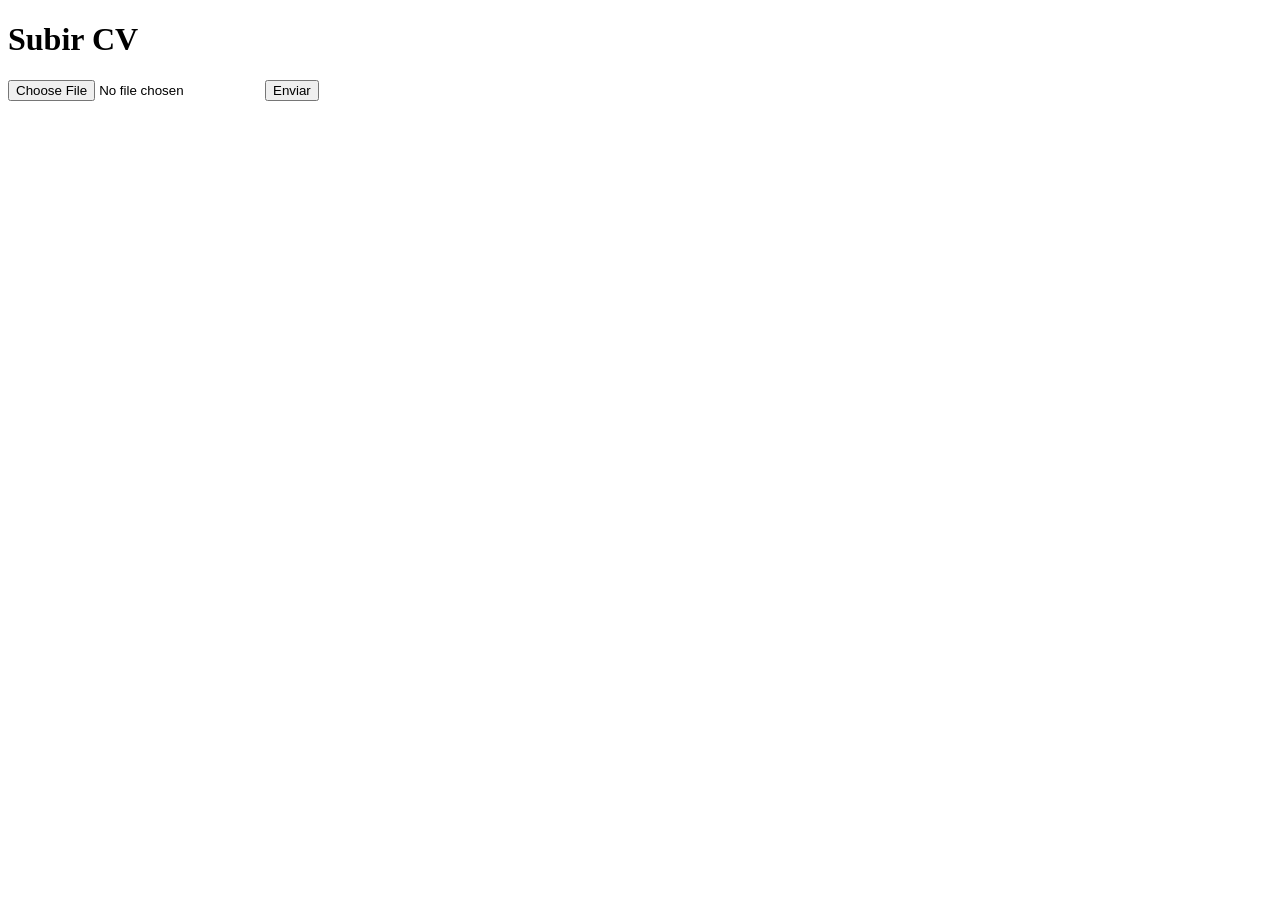
<file: dashboard/templates/upload.html>
<!DOCTYPE html>
<html>
<head>
    <meta charset="UTF-8">
    <title>Subir CV</title>
</head>
<body>
    <h1>Subir CV</h1>
    <form action="/upload" enctype="multipart/form-data" method="post">
        <input name="file" type="file" accept=".pdf,.docx" required>
        <button type="submit">Enviar</button>
    </form>
</body>
</html>
</file>
